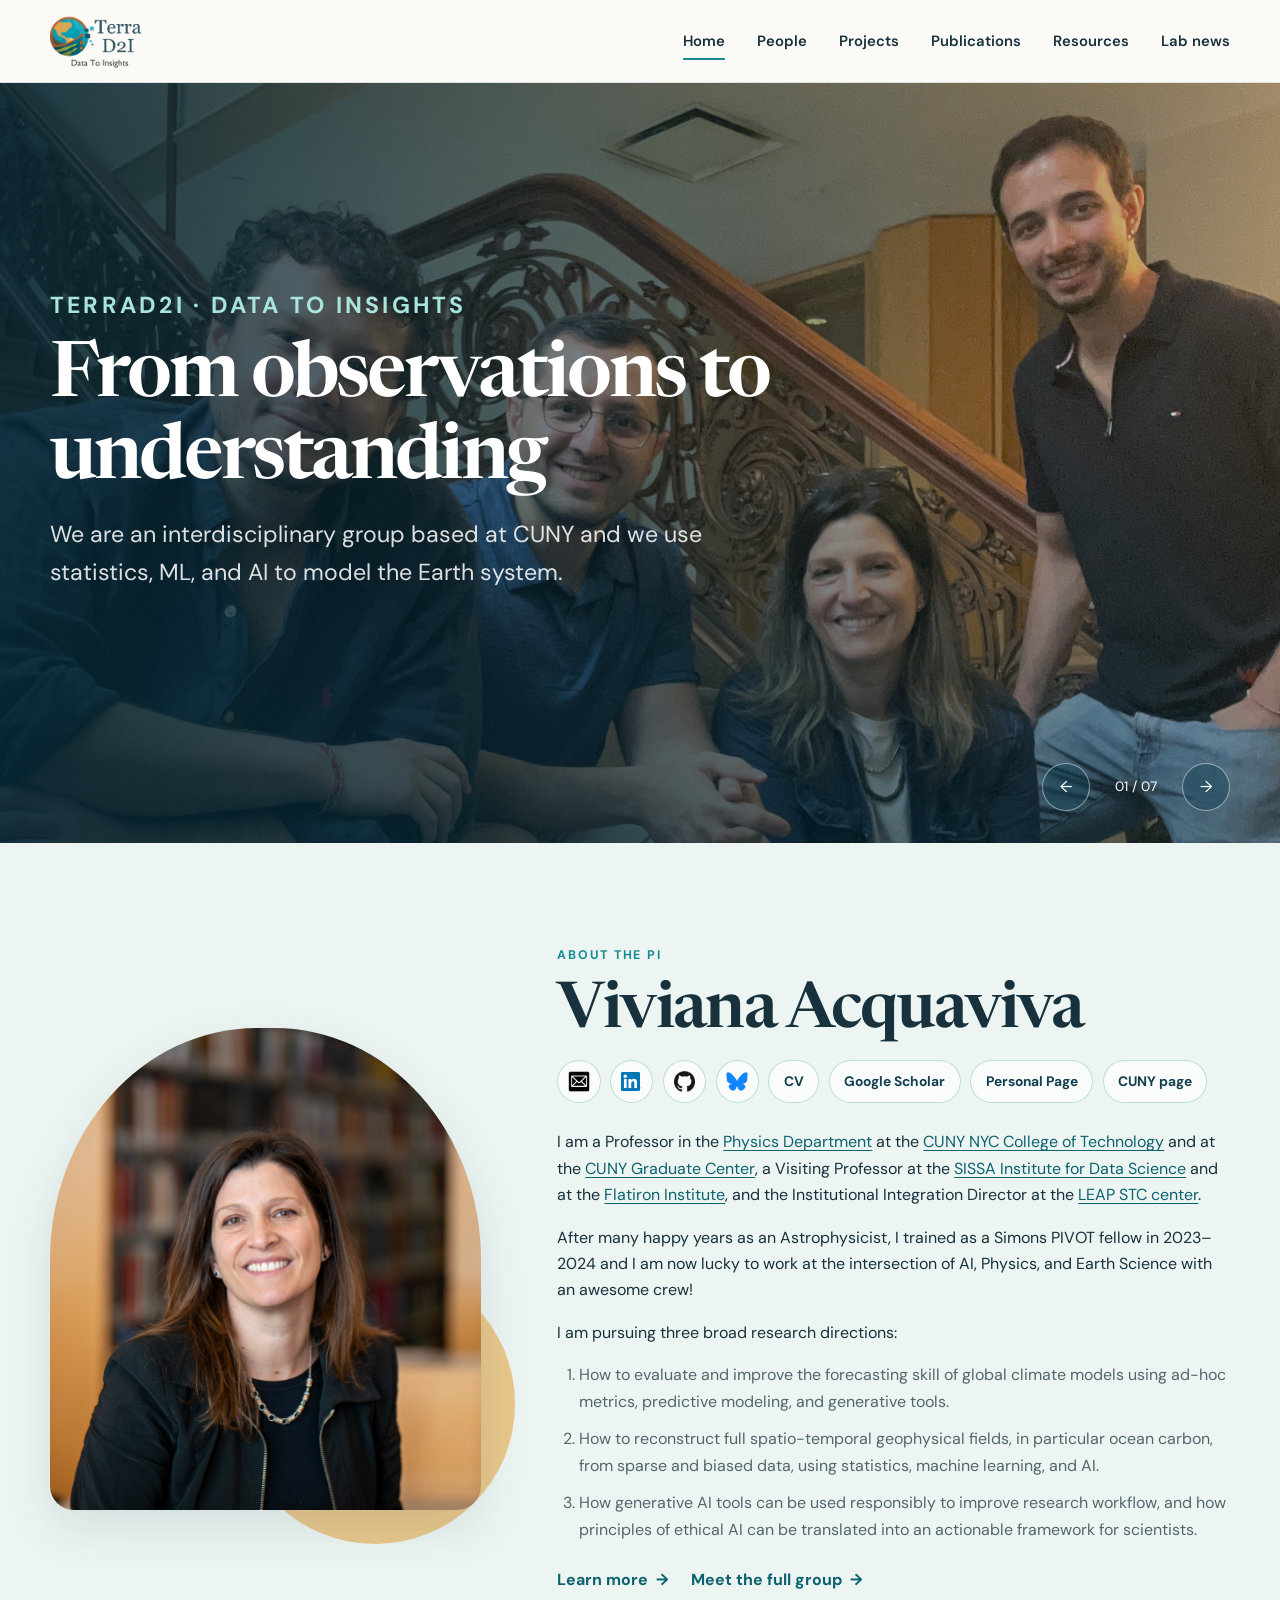
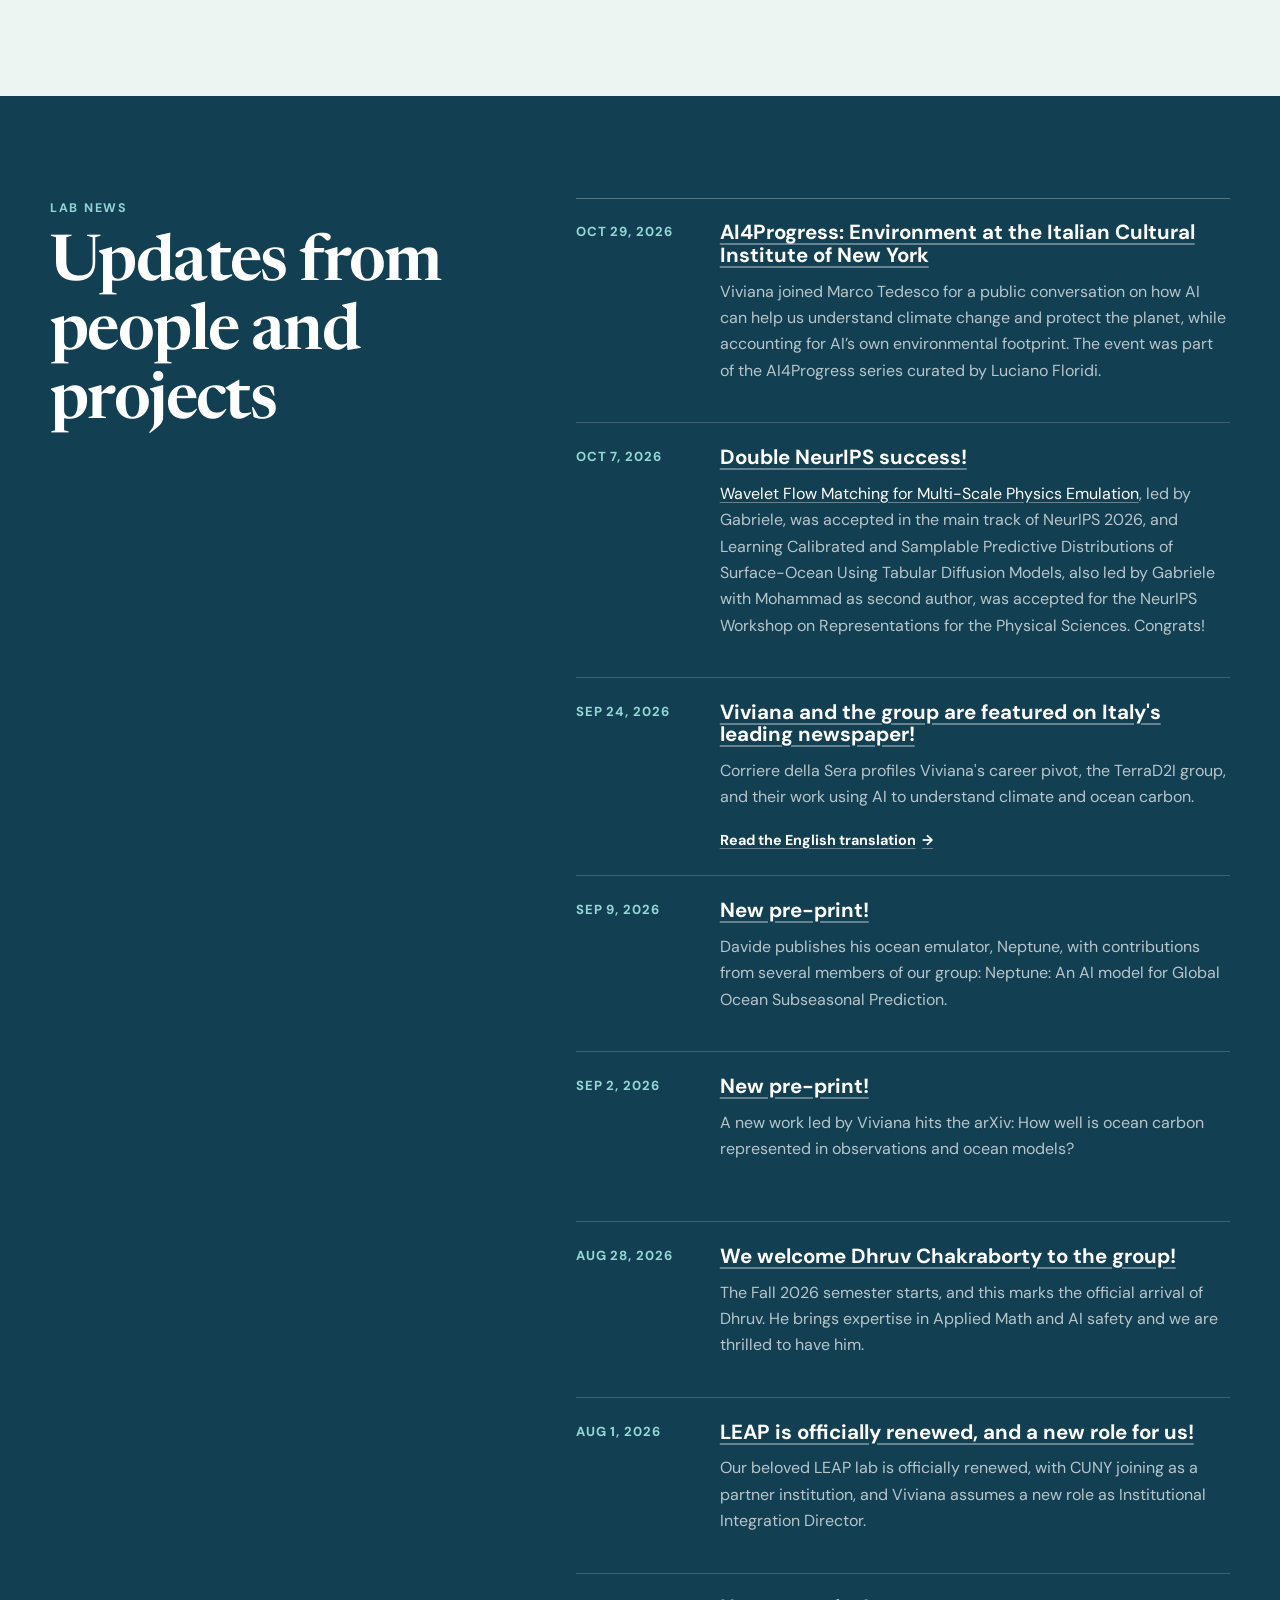
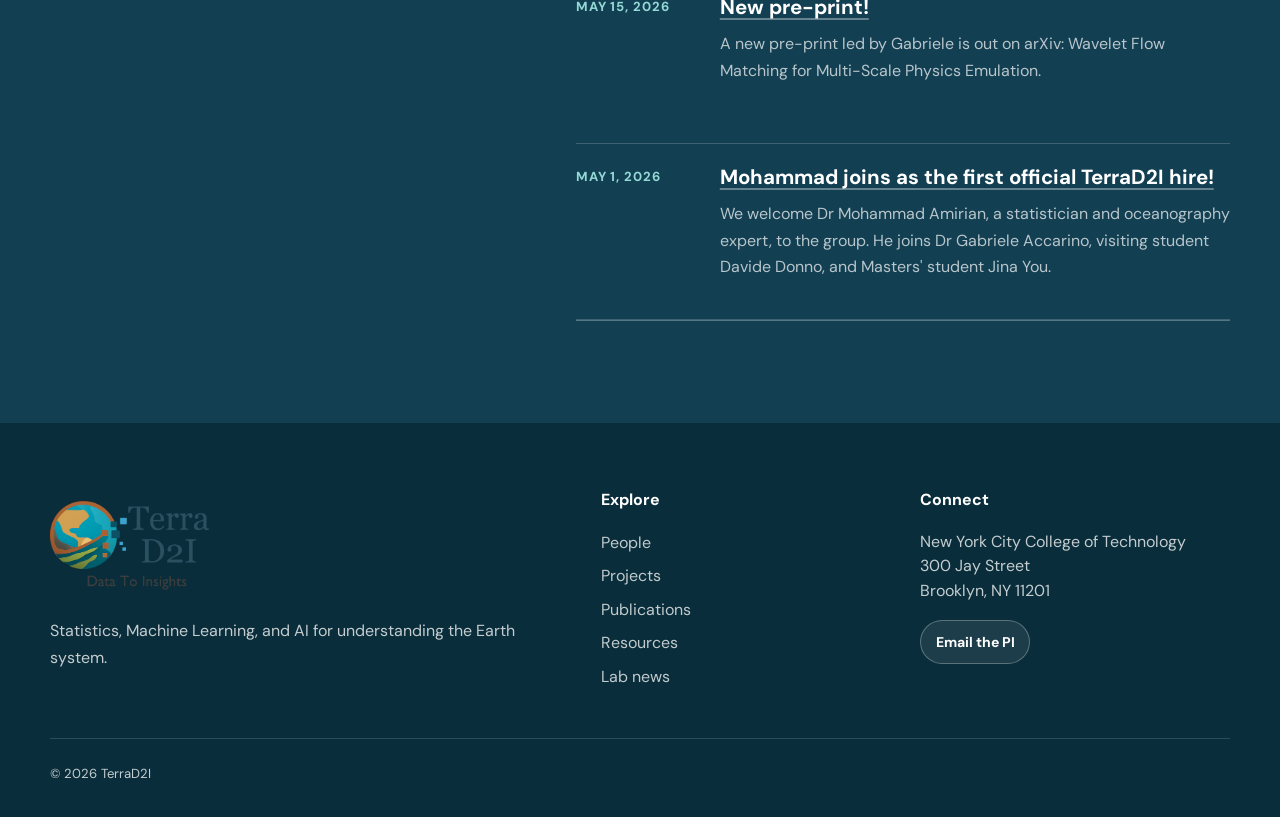
<file: index.html>
<!doctype html>
<html lang="en">
<head>
  <meta charset="utf-8"><meta name="viewport" content="width=device-width, initial-scale=1">
  <meta name="description" content="TerraD2I is Viviana Acquaviva's research lab at CUNY, using statistics, machine learning, and AI to understand climate and the Earth system.">
  <link rel="canonical" href="https://vacquaviva.github.io/terrad2i/">
  <meta property="og:type" content="website"><meta property="og:title" content="TerraD2I · Data to Insights"><meta property="og:description" content="Statistics, machine learning, and AI for understanding climate and the Earth system."><meta property="og:url" content="https://vacquaviva.github.io/terrad2i/"><meta property="og:image" content="https://vacquaviva.github.io/terrad2i/assets/logo/terrad2i-logo.png">
  <meta name="twitter:card" content="summary_large_image">
  <title>TerraD2I Lab · AI and Machine Learning for Earth Science</title><link rel="icon" href="assets/logo/favicon.png"><link rel="stylesheet" href="css/styles.css?v=20260924-corriere">
  <script type="application/ld+json">{"@context":"https://schema.org","@type":"ResearchOrganization","name":"TerraD2I Lab","url":"https://vacquaviva.github.io/terrad2i/","logo":"https://vacquaviva.github.io/terrad2i/assets/logo/terrad2i-logo.png","description":"A CUNY research lab using statistics, machine learning, and artificial intelligence to understand climate and the Earth system.","founder":{"@type":"Person","name":"Viviana Acquaviva","url":"https://www.drvivianaacquaviva.com/"},"parentOrganization":{"@type":"CollegeOrUniversity","name":"New York City College of Technology, CUNY","url":"https://www.citytech.cuny.edu/"}}</script>
</head>
<body>
<a class="skip-link" href="#main">Skip to content</a>
<header class="site-header"><div class="container nav-wrap"><a class="brand" href="index.html" aria-label="TerraD2I home"><img src="assets/logo/terrad2i-logo.png" alt="TerraD2I — Data to Insights"></a><button class="menu-toggle" type="button" aria-expanded="false" aria-controls="site-navigation" aria-label="Open navigation"><span></span></button><nav class="site-nav" id="site-navigation" aria-label="Primary navigation"><a href="index.html" aria-current="page">Home</a><a href="people.html">People</a><a href="projects.html">Projects</a><a href="publications.html">Publications</a><a href="resources.html">Resources</a><a href="index.html#lab-news">Lab news</a></nav></div></header>
<main id="main">
  <section class="hero" data-slider tabindex="0" aria-label="Featured TerraD2I stories"><div class="hero-slides"></div><div class="container hero-content"><div class="hero-copy" aria-live="polite"><p class="eyebrow">TerraD2I · Data to Insights</p><h1>TerraD2I Lab: AI and Machine Learning for Earth Science</h1><p>Led by Viviana Acquaviva at CUNY, we use statistics, machine learning, and artificial intelligence to understand climate, ocean carbon, and the Earth system.</p></div></div><div class="hero-controls"><button class="round-button slider-prev" type="button" aria-label="Previous slide">←</button><span class="slide-status" aria-live="polite"></span><button class="round-button slider-next" type="button" aria-label="Next slide">→</button></div></section>
  <section class="section section-soft"><div class="container about-grid"><div class="about-photo"><img src="assets/people/viviana-acquaviva.png" alt="Viviana Acquaviva, principal investigator of TerraD2I"></div><div><p class="eyebrow">About the PI</p><h2>Viviana Acquaviva</h2><nav class="profile-links" aria-label="Viviana Acquaviva profile links"><a class="profile-icon-link" href="mailto:vacquaviva@citytech.cuny.edu" aria-label="Email"><img src="assets/logo/email-logo_orig.png" alt=""></a><a class="profile-icon-link" href="https://www.linkedin.com/in/viviana-acquaviva-09704343/" aria-label="LinkedIn"><img src="assets/logo/linkedin-logo_orig.png" alt=""></a><a class="profile-icon-link" href="https://github.com/vacquaviva" aria-label="GitHub"><img src="assets/logo/github-mark-120px-plus_orig.png" alt=""></a><a class="profile-icon-link" href="https://bsky.app/profile/venividivivi.bsky.social" aria-label="Bluesky"><img src="assets/logo/bluesky-logo-svg_orig.png" alt=""></a><a class="profile-text-link" href="assets/CV/cv_VA_Oct2026.pdf">CV</a><a class="profile-text-link" href="https://scholar.google.com/citations?hl=en&amp;user=9HxYZTUAAAAJ&amp;view_op=list_works&amp;sortby=pubdate">Google Scholar</a><a class="profile-text-link" href="https://www.drvivianaacquaviva.com/">Personal Page</a><a class="profile-text-link" href="https://www.citytech.cuny.edu/faculty/VAcquaviva">CUNY page</a></nav><p>I am a Professor in the <a href="https://www.citytech.cuny.edu/physics/">Physics Department</a> at the <a href="https://www.citytech.cuny.edu/">CUNY NYC College of Technology</a> and at the <a href="https://www.gc.cuny.edu/home">CUNY Graduate Center</a>, a Visiting Professor at the <a href="https://datascience.sissa.it/">SISSA Institute for Data Science</a> and at the <a href="https://www.simonsfoundation.org/flatiron/">Flatiron Institute</a>, and the Institutional Integration Director at the <a href="https://leap.columbia.edu/">LEAP STC center</a>.</p><p>After many happy years as an Astrophysicist, I trained as a Simons PIVOT fellow in 2023–2024 and I am now lucky to work at the intersection of AI, Physics, and Earth Science with an awesome crew!</p><p>I am pursuing three broad research directions:</p><ol class="bio-list"><li>How to evaluate and improve the forecasting skill of global climate models using ad-hoc metrics, predictive modeling, and generative tools.</li><li>How to reconstruct full spatio-temporal geophysical fields, in particular ocean carbon, from sparse and biased data, using statistics, machine learning, and AI.</li><li>How generative AI tools can be used responsibly to improve research workflow, and how principles of ethical AI can be translated into an actionable framework for scientists.</li></ol><div class="about-actions"><a class="text-link" href="projects.html">Learn more</a><a class="text-link" href="people.html">Meet the full group</a></div></div></div></section>
  <section class="section section-dark" id="lab-news"><div class="container news-layout"><div><p class="eyebrow">Lab news</p><h2>Updates from people and projects</h2></div><div class="news-window" data-news data-loading aria-label="Latest news"><div class="news-track"><article class="news-item"><time class="news-date" datetime="2026-10-29">Oct 29, 2026</time><div><h3><a href="https://iicnewyork.esteri.it/it/gli_eventi/calendario/ai4progress-environment/">AI4Progress: Environment at the Italian Cultural Institute of New York</a></h3><p>Viviana joined Marco Tedesco for a public conversation on how AI can help us understand climate change and protect the planet, while accounting for AI’s own environmental footprint.</p></div></article></div></div></div></section>
</main>
<footer class="site-footer"><div class="container"><div class="footer-grid"><div><img class="footer-logo" src="assets/logo/terrad2i-logo.png" alt="TerraD2I"><p>Statistics, Machine Learning, and AI for understanding the Earth system.</p></div><div><p class="footer-title">Explore</p><nav class="footer-links" aria-label="Footer navigation"><a href="people.html">People</a><a href="projects.html">Projects</a><a href="publications.html">Publications</a><a href="resources.html">Resources</a><a href="index.html#lab-news">Lab news</a></nav></div><div><p class="footer-title">Connect</p><address class="footer-address">New York City College of Technology<br>300 Jay Street<br>Brooklyn, NY 11201</address><a class="footer-button" href="mailto:vacquaviva@citytech.cuny.edu">Email the PI</a></div></div><div class="footer-bottom">© <span data-year></span> TerraD2I</div></div></footer>
<script src="js/main.js?v=20261101-ai4progress-seo"></script></body></html>
</file>
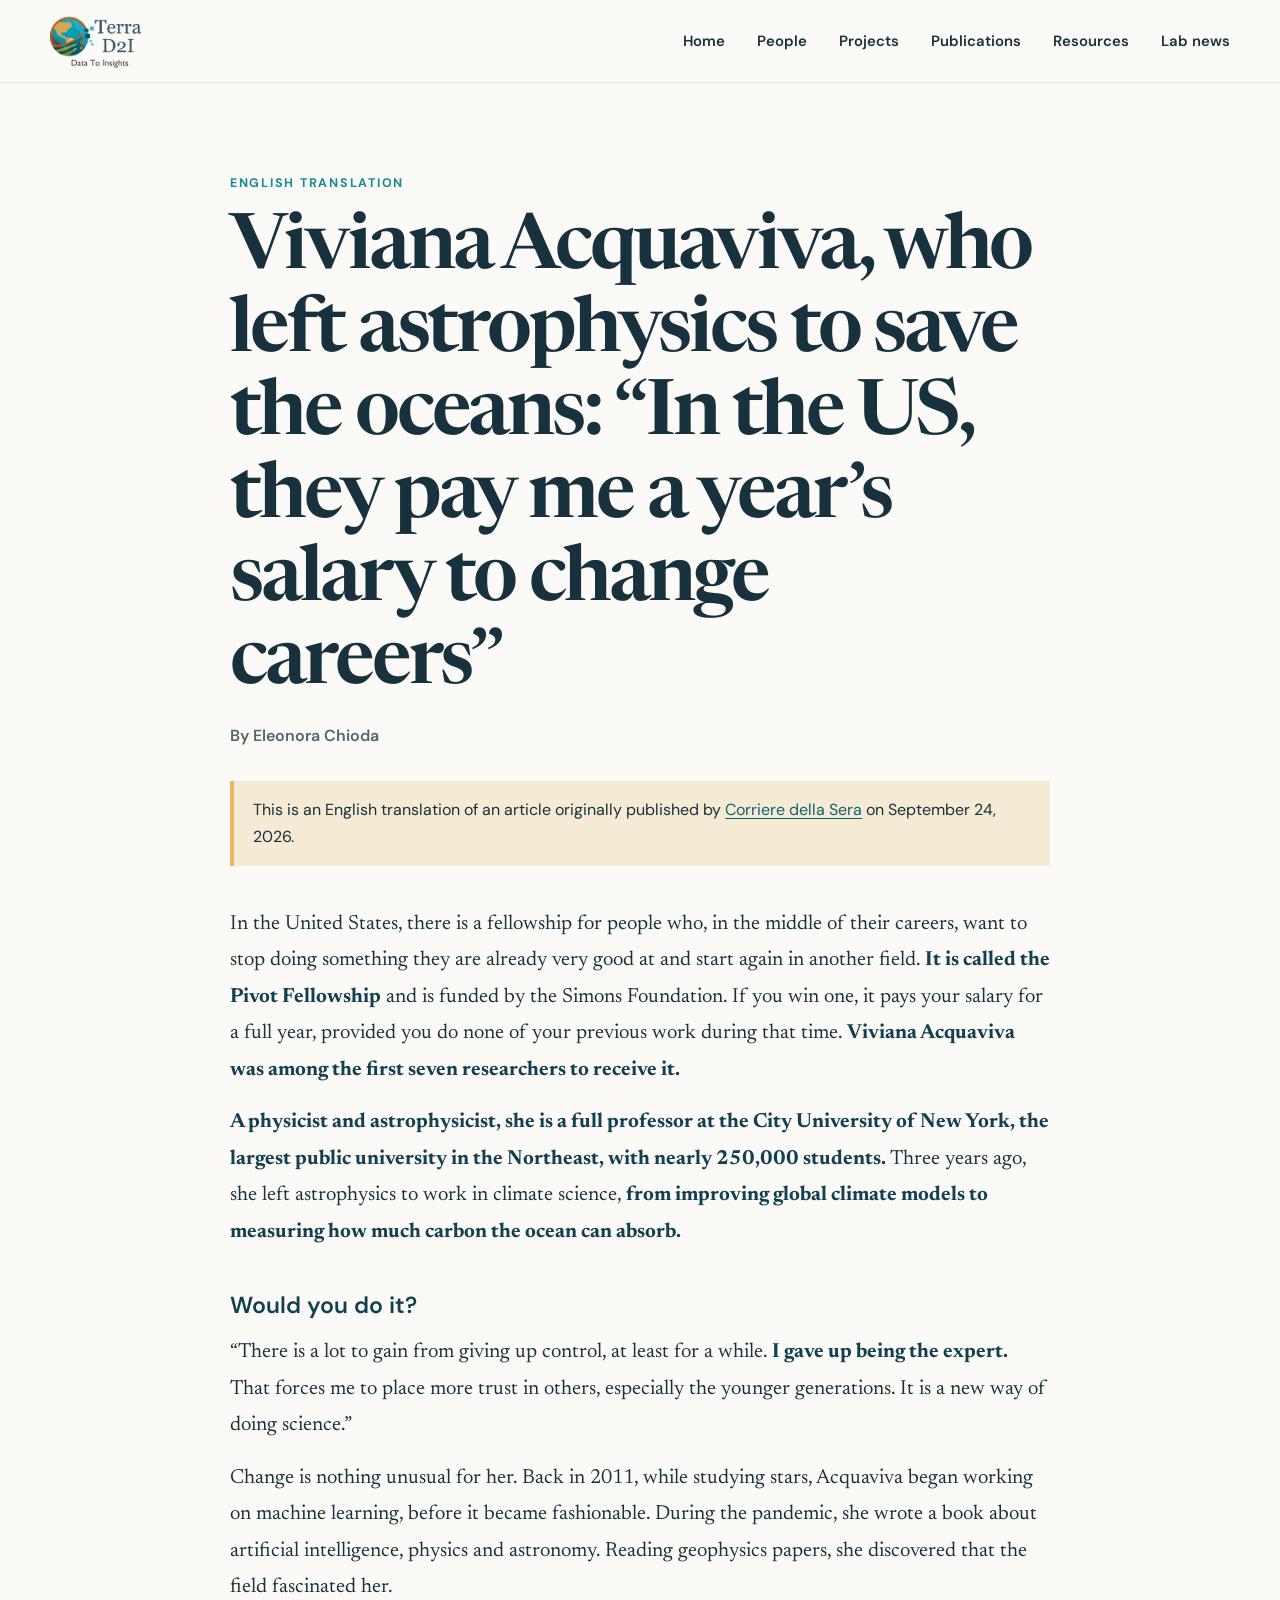
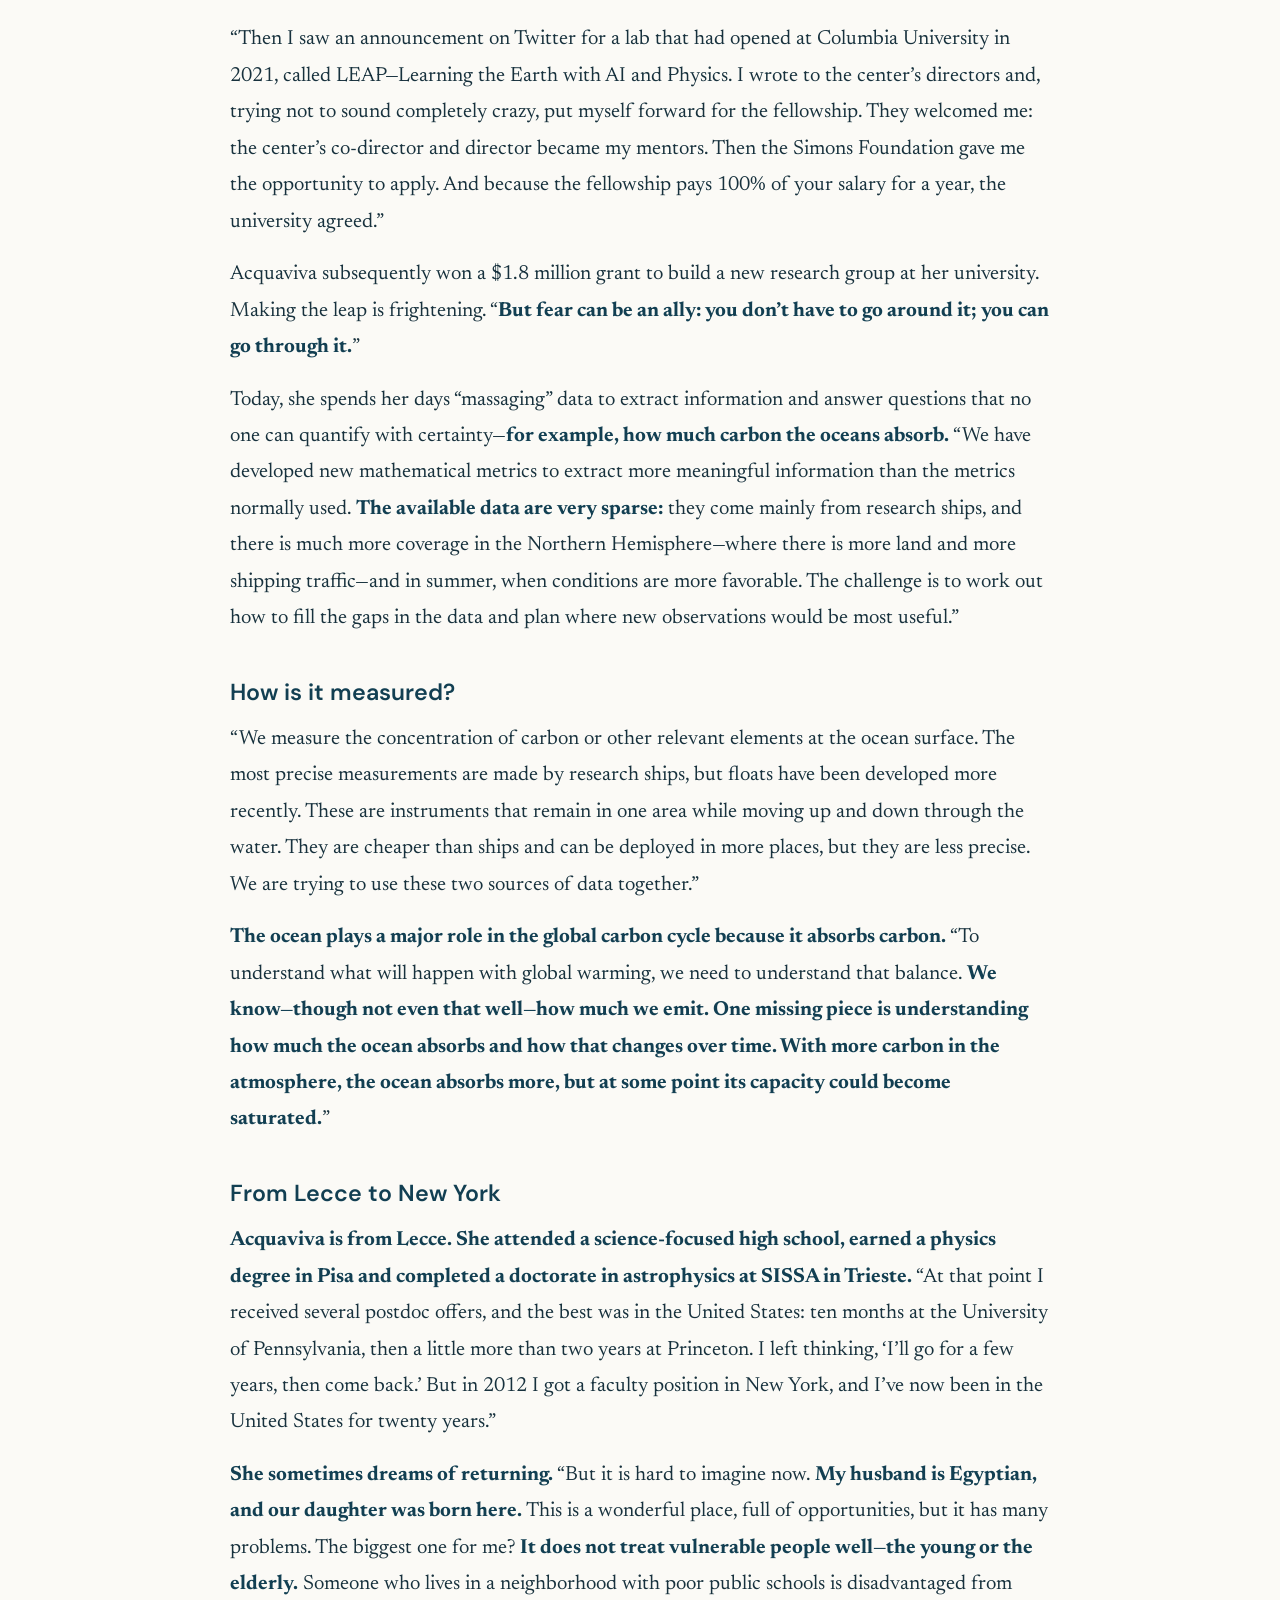
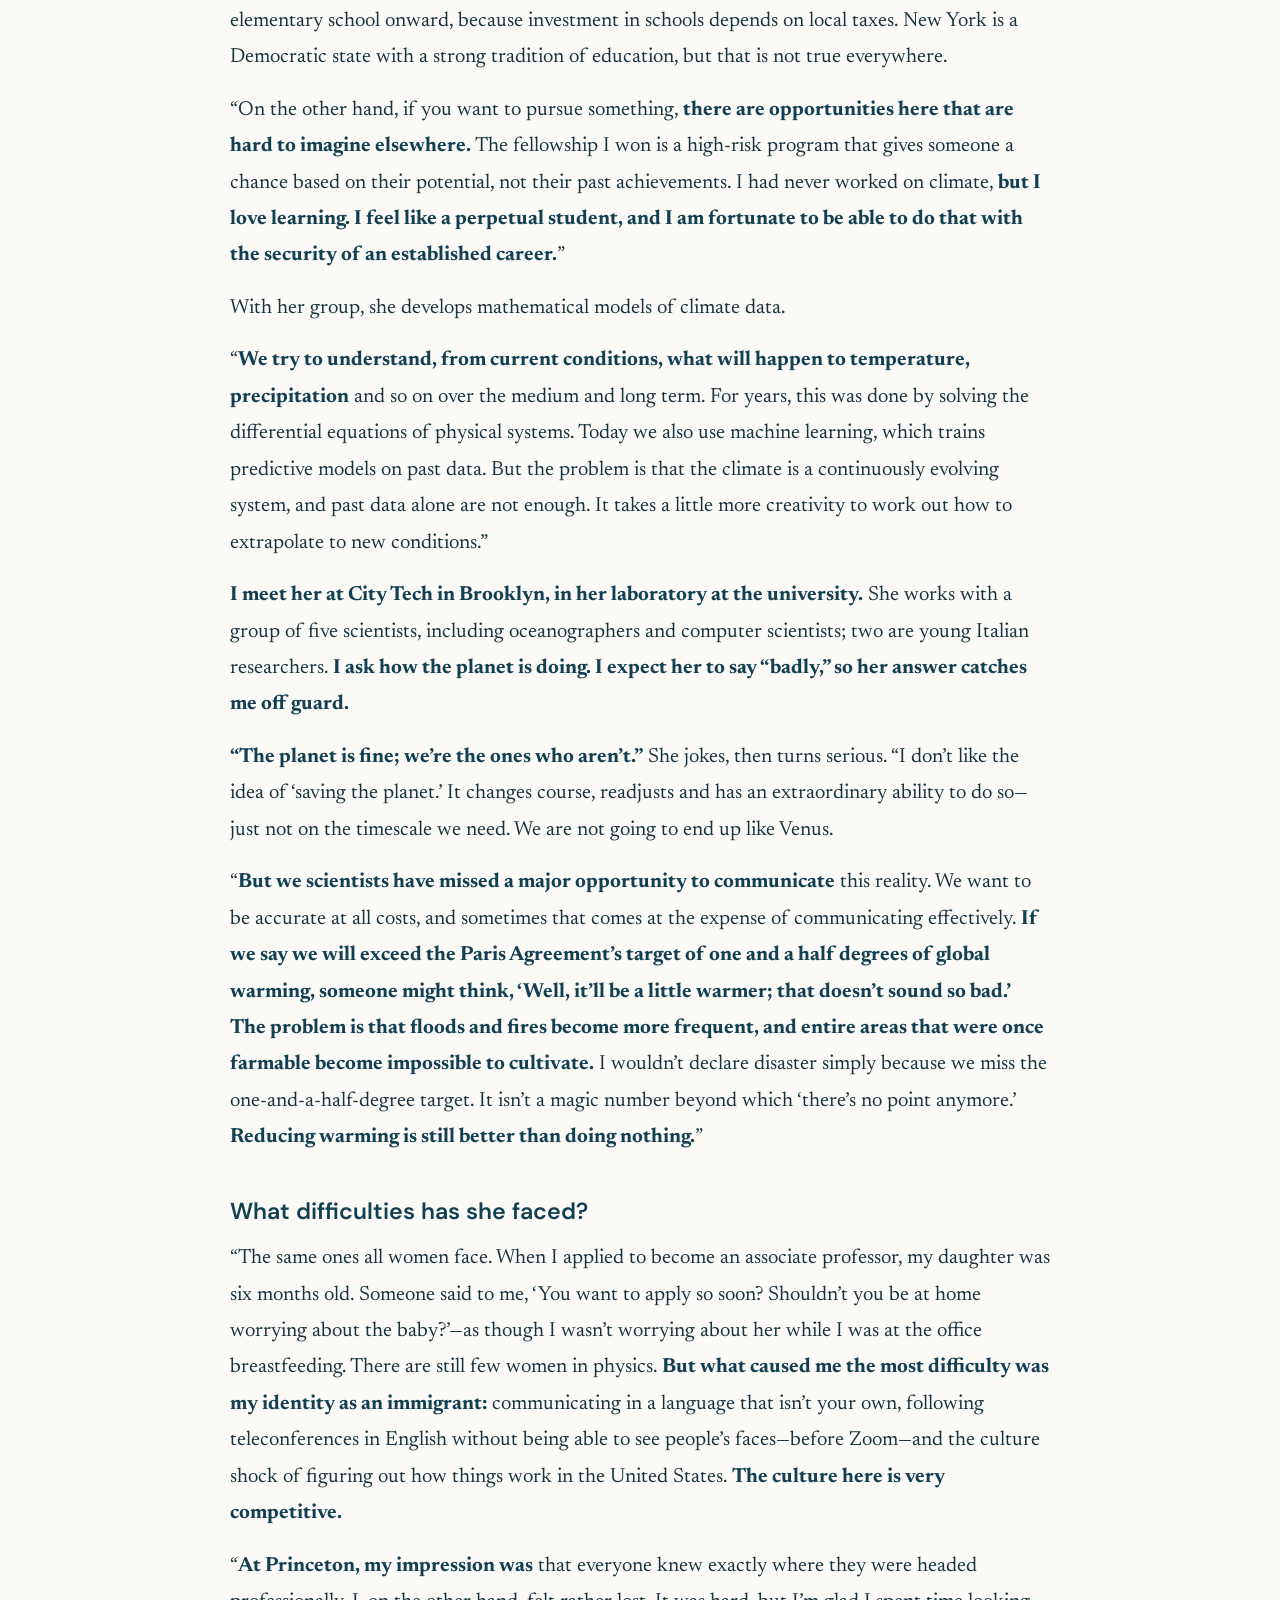
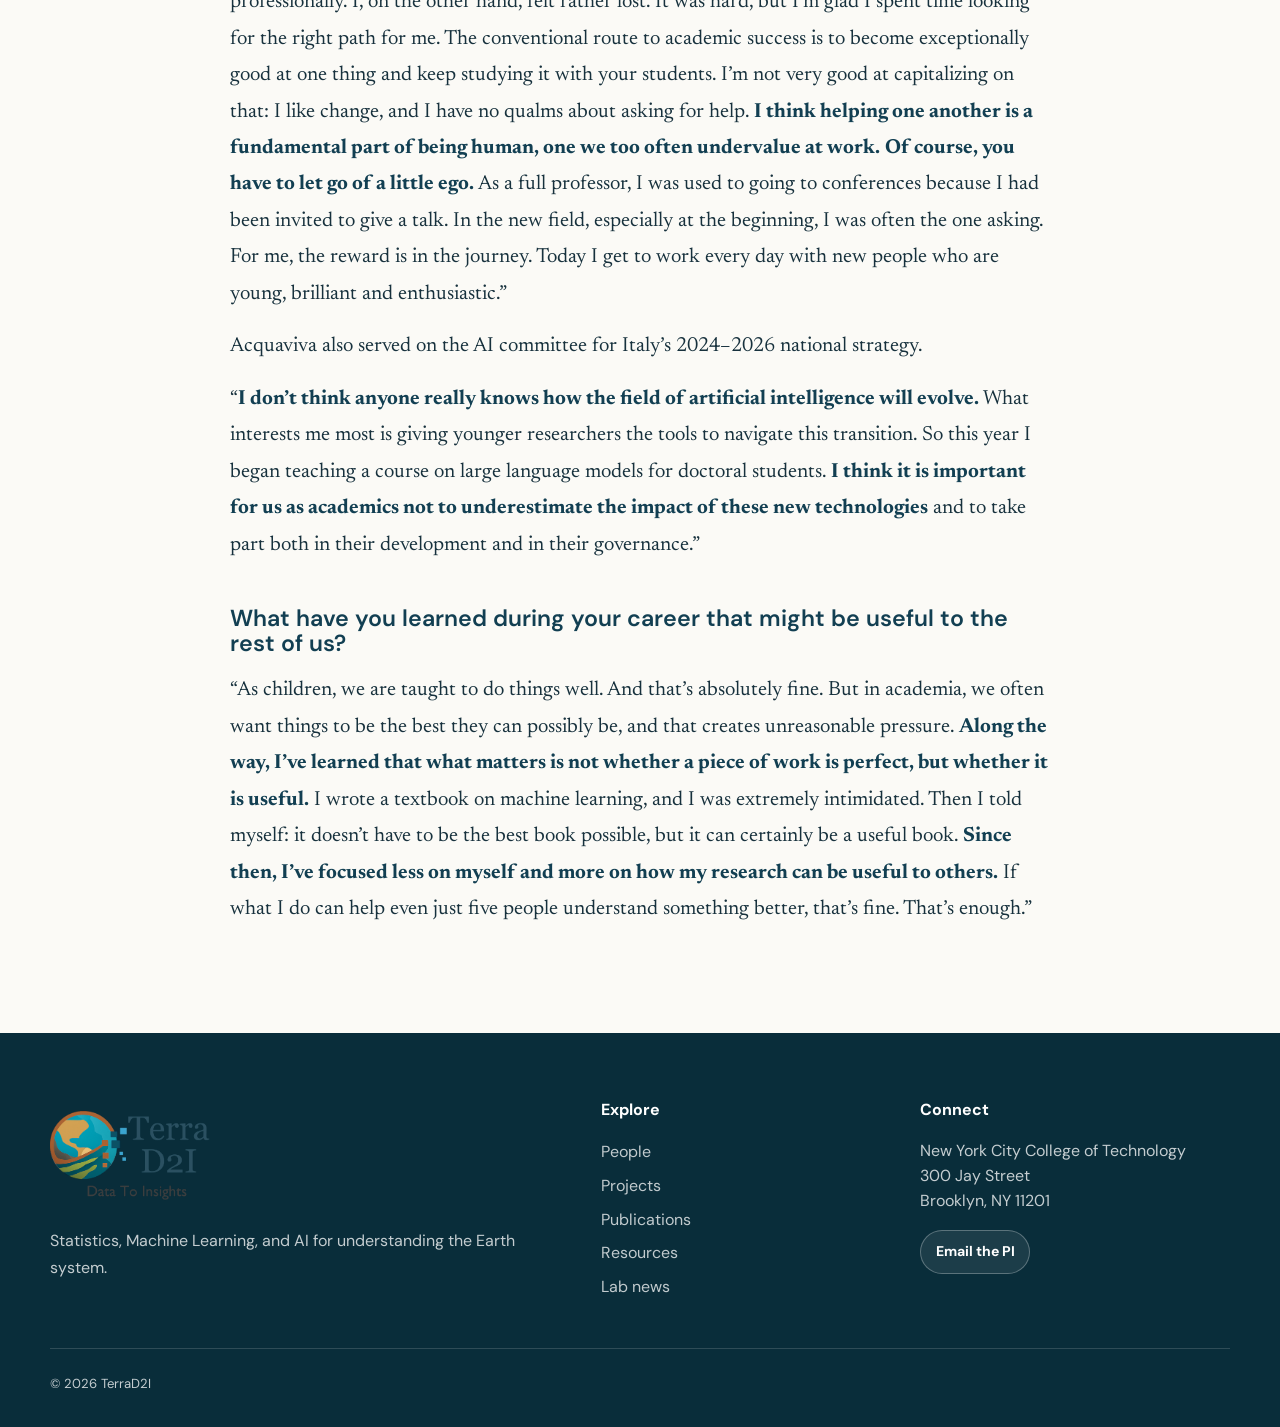
<file: corriere-english-translation.html>
<!doctype html>
<html lang="en">
<head>
  <meta charset="utf-8">
  <meta name="viewport" content="width=device-width, initial-scale=1">
  <meta name="description" content="English translation of Corriere della Sera's profile of Viviana Acquaviva and the TerraD2I research group.">
  <link rel="canonical" href="https://vacquaviva.github.io/terrad2i/corriere-english-translation.html">
  <title>Viviana Acquaviva — English translation · TerraD2I</title>
  <link rel="icon" href="assets/logo/favicon.png">
  <link rel="stylesheet" href="css/styles.css?v=20260924-corriere">
</head>
<body>
<a class="skip-link" href="#main">Skip to content</a>
<header class="site-header"><div class="container nav-wrap"><a class="brand" href="index.html" aria-label="TerraD2I home"><img src="assets/logo/terrad2i-logo.png" alt="TerraD2I — Data to Insights"></a><button class="menu-toggle" type="button" aria-expanded="false" aria-controls="site-navigation" aria-label="Open navigation"><span></span></button><nav class="site-nav" id="site-navigation" aria-label="Primary navigation"><a href="index.html">Home</a><a href="people.html">People</a><a href="projects.html">Projects</a><a href="publications.html">Publications</a><a href="resources.html">Resources</a><a href="index.html#lab-news">Lab news</a></nav></div></header>
<main id="main" class="article-shell">
  <p class="article-kicker">English translation</p>
  <h1>Viviana Acquaviva, who left astrophysics to save the oceans: “In the US, they pay me a year’s salary to change careers”</h1>
  <p class="article-byline">By Eleonora Chioda</p>
  <p class="article-note">This is an English translation of an article originally published by <a href="https://www.corriere.it/economia/meravigliosamente/26_settembre_24/viviana-acquaviva-che-ha-lasciato-l-astrofisica-per-salvare-gli-oceani-in-usa-mi-pagano-un-anno-di-stipendio-per-cambiare-carriera.shtml">Corriere della Sera</a> on September 24, 2026.</p>
  <article class="article-body">
    <p>In the United States, there is a fellowship for people who, in the middle of their careers, want to stop doing something they are already very good at and start again in another field. <strong>It is called the Pivot Fellowship</strong> and is funded by the Simons Foundation. If you win one, it pays your salary for a full year, provided you do none of your previous work during that time. <strong>Viviana Acquaviva was among the first seven researchers to receive it.</strong></p>
    <p><strong>A physicist and astrophysicist, she is a full professor at the City University of New York, the largest public university in the Northeast, with nearly 250,000 students.</strong> Three years ago, she left astrophysics to work in climate science, <strong>from improving global climate models to measuring how much carbon the ocean can absorb.</strong></p>
    <h2>Would you do it?</h2>
    <p>“There is a lot to gain from giving up control, at least for a while. <strong>I gave up being the expert.</strong> That forces me to place more trust in others, especially the younger generations. It is a new way of doing science.”</p>
    <p>Change is nothing unusual for her. Back in 2011, while studying stars, Acquaviva began working on machine learning, before it became fashionable. During the pandemic, she wrote a book about artificial intelligence, physics and astronomy. Reading geophysics papers, she discovered that the field fascinated her.</p>
    <p>“Then I saw an announcement on Twitter for a lab that had opened at Columbia University in 2021, called LEAP—Learning the Earth with AI and Physics. I wrote to the center’s directors and, trying not to sound completely crazy, put myself forward for the fellowship. They welcomed me: the center’s co-director and director became my mentors. Then the Simons Foundation gave me the opportunity to apply. And because the fellowship pays 100% of your salary for a year, the university agreed.”</p>
    <p>Acquaviva subsequently won a $1.8 million grant to build a new research group at her university. Making the leap is frightening. “<strong>But fear can be an ally: you don’t have to go around it; you can go through it.</strong>”</p>
    <p>Today, she spends her days “massaging” data to extract information and answer questions that no one can quantify with certainty—<strong>for example, how much carbon the oceans absorb.</strong> “We have developed new mathematical metrics to extract more meaningful information than the metrics normally used. <strong>The available data are very sparse:</strong> they come mainly from research ships, and there is much more coverage in the Northern Hemisphere—where there is more land and more shipping traffic—and in summer, when conditions are more favorable. The challenge is to work out how to fill the gaps in the data and plan where new observations would be most useful.”</p>
    <h2>How is it measured?</h2>
    <p>“We measure the concentration of carbon or other relevant elements at the ocean surface. The most precise measurements are made by research ships, but floats have been developed more recently. These are instruments that remain in one area while moving up and down through the water. They are cheaper than ships and can be deployed in more places, but they are less precise. We are trying to use these two sources of data together.”</p>
    <p><strong>The ocean plays a major role in the global carbon cycle because it absorbs carbon.</strong> “To understand what will happen with global warming, we need to understand that balance. <strong>We know—though not even that well—how much we emit. One missing piece is understanding how much the ocean absorbs and how that changes over time. With more carbon in the atmosphere, the ocean absorbs more, but at some point its capacity could become saturated.</strong>”</p>
    <h2>From Lecce to New York</h2>
    <p><strong>Acquaviva is from Lecce. She attended a science-focused high school, earned a physics degree in Pisa and completed a doctorate in astrophysics at SISSA in Trieste.</strong> “At that point I received several postdoc offers, and the best was in the United States: ten months at the University of Pennsylvania, then a little more than two years at Princeton. I left thinking, ‘I’ll go for a few years, then come back.’ But in 2012 I got a faculty position in New York, and I’ve now been in the United States for twenty years.”</p>
    <p><strong>She sometimes dreams of returning.</strong> “But it is hard to imagine now. <strong>My husband is Egyptian, and our daughter was born here.</strong> This is a wonderful place, full of opportunities, but it has many problems. The biggest one for me? <strong>It does not treat vulnerable people well—the young or the elderly.</strong> Someone who lives in a neighborhood with poor public schools is disadvantaged from elementary school onward, because investment in schools depends on local taxes. New York is a Democratic state with a strong tradition of education, but that is not true everywhere.</p>
    <p>“On the other hand, if you want to pursue something, <strong>there are opportunities here that are hard to imagine elsewhere.</strong> The fellowship I won is a high-risk program that gives someone a chance based on their potential, not their past achievements. I had never worked on climate, <strong>but I love learning. I feel like a perpetual student, and I am fortunate to be able to do that with the security of an established career.</strong>”</p>
    <p>With her group, she develops mathematical models of climate data.</p>
    <p>“<strong>We try to understand, from current conditions, what will happen to temperature, precipitation</strong> and so on over the medium and long term. For years, this was done by solving the differential equations of physical systems. Today we also use machine learning, which trains predictive models on past data. But the problem is that the climate is a continuously evolving system, and past data alone are not enough. It takes a little more creativity to work out how to extrapolate to new conditions.”</p>
    <p><strong>I meet her at City Tech in Brooklyn, in her laboratory at the university.</strong> She works with a group of five scientists, including oceanographers and computer scientists; two are young Italian researchers. <strong>I ask how the planet is doing. I expect her to say “badly,” so her answer catches me off guard.</strong></p>
    <p><strong>“The planet is fine; we’re the ones who aren’t.”</strong> She jokes, then turns serious. “I don’t like the idea of ‘saving the planet.’ It changes course, readjusts and has an extraordinary ability to do so—just not on the timescale we need. We are not going to end up like Venus.</p>
    <p>“<strong>But we scientists have missed a major opportunity to communicate</strong> this reality. We want to be accurate at all costs, and sometimes that comes at the expense of communicating effectively. <strong>If we say we will exceed the Paris Agreement’s target of one and a half degrees of global warming, someone might think, ‘Well, it’ll be a little warmer; that doesn’t sound so bad.’</strong> <strong>The problem is that floods and fires become more frequent, and entire areas that were once farmable become impossible to cultivate.</strong> I wouldn’t declare disaster simply because we miss the one-and-a-half-degree target. It isn’t a magic number beyond which ‘there’s no point anymore.’ <strong>Reducing warming is still better than doing nothing.</strong>”</p>
    <h2>What difficulties has she faced?</h2>
    <p>“The same ones all women face. When I applied to become an associate professor, my daughter was six months old. Someone said to me, ‘You want to apply so soon? Shouldn’t you be at home worrying about the baby?’—as though I wasn’t worrying about her while I was at the office breastfeeding. There are still few women in physics. <strong>But what caused me the most difficulty was my identity as an immigrant:</strong> communicating in a language that isn’t your own, following teleconferences in English without being able to see people’s faces—before Zoom—and the culture shock of figuring out how things work in the United States. <strong>The culture here is very competitive.</strong></p>
    <p>“<strong>At Princeton, my impression was</strong> that everyone knew exactly where they were headed professionally. I, on the other hand, felt rather lost. It was hard, but I’m glad I spent time looking for the right path for me. The conventional route to academic success is to become exceptionally good at one thing and keep studying it with your students. I’m not very good at capitalizing on that: I like change, and I have no qualms about asking for help. <strong>I think helping one another is a fundamental part of being human, one we too often undervalue at work.</strong> <strong>Of course, you have to let go of a little ego.</strong> As a full professor, I was used to going to conferences because I had been invited to give a talk. In the new field, especially at the beginning, I was often the one asking. For me, the reward is in the journey. Today I get to work every day with new people who are young, brilliant and enthusiastic.”</p>
    <p>Acquaviva also served on the AI committee for Italy’s 2024–2026 national strategy.</p>
    <p>“<strong>I don’t think anyone really knows how the field of artificial intelligence will evolve.</strong> What interests me most is giving younger researchers the tools to navigate this transition. So this year I began teaching a course on large language models for doctoral students. <strong>I think it is important for us as academics not to underestimate the impact of these new technologies</strong> and to take part both in their development and in their governance.”</p>
    <h2>What have you learned during your career that might be useful to the rest of us?</h2>
    <p>“As children, we are taught to do things well. And that’s absolutely fine. But in academia, we often want things to be the best they can possibly be, and that creates unreasonable pressure. <strong>Along the way, I’ve learned that what matters is not whether a piece of work is perfect, but whether it is useful.</strong> I wrote a textbook on machine learning, and I was extremely intimidated. Then I told myself: it doesn’t have to be the best book possible, but it can certainly be a useful book. <strong>Since then, I’ve focused less on myself and more on how my research can be useful to others.</strong> If what I do can help even just five people understand something better, that’s fine. That’s enough.”</p>
  </article>
</main>
<footer class="site-footer"><div class="container"><div class="footer-grid"><div><img class="footer-logo" src="assets/logo/terrad2i-logo.png" alt="TerraD2I"><p>Statistics, Machine Learning, and AI for understanding the Earth system.</p></div><div><p class="footer-title">Explore</p><nav class="footer-links" aria-label="Footer navigation"><a href="people.html">People</a><a href="projects.html">Projects</a><a href="publications.html">Publications</a><a href="resources.html">Resources</a><a href="index.html#lab-news">Lab news</a></nav></div><div><p class="footer-title">Connect</p><address class="footer-address">New York City College of Technology<br>300 Jay Street<br>Brooklyn, NY 11201</address><a class="footer-button" href="mailto:vacquaviva@citytech.cuny.edu">Email the PI</a></div></div><div class="footer-bottom">© <span data-year></span> TerraD2I</div></div></footer>
<script src="js/main.js?v=20260924-corriere"></script>
</body>
</html>
</file>
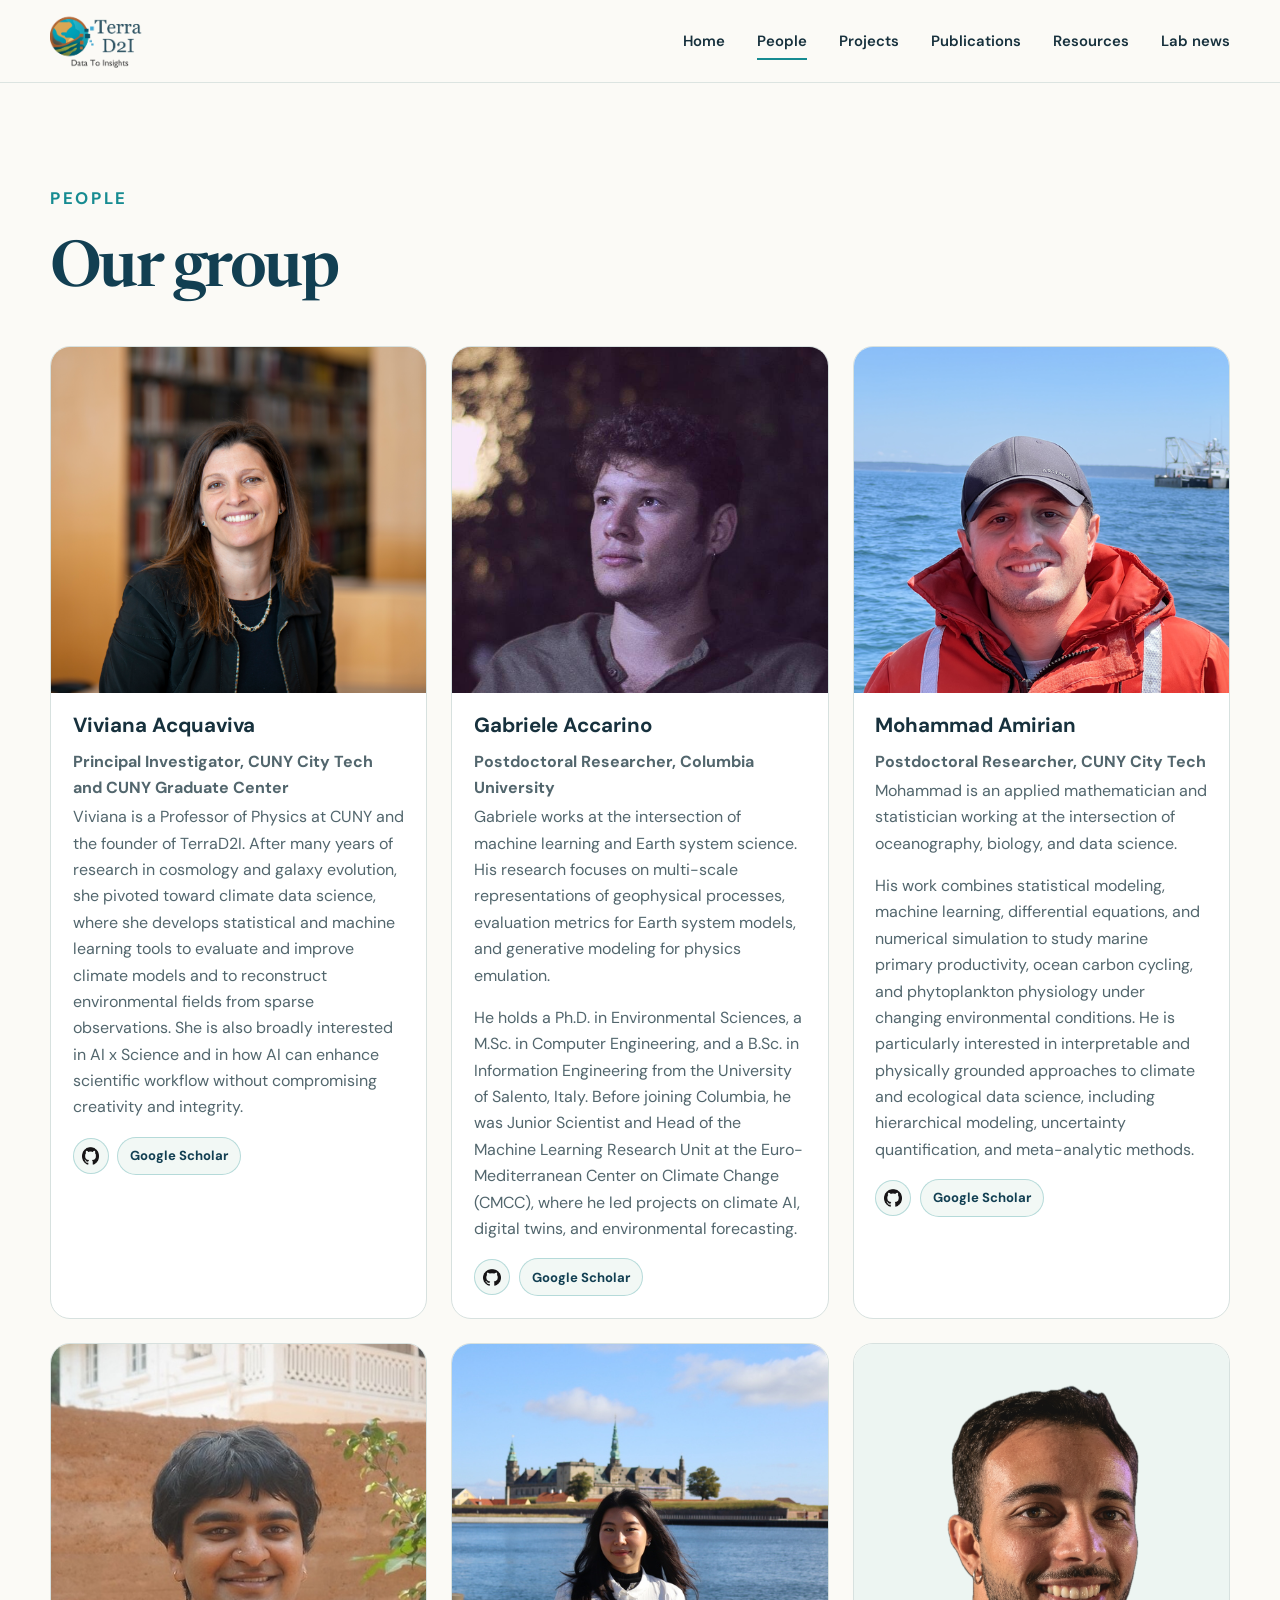
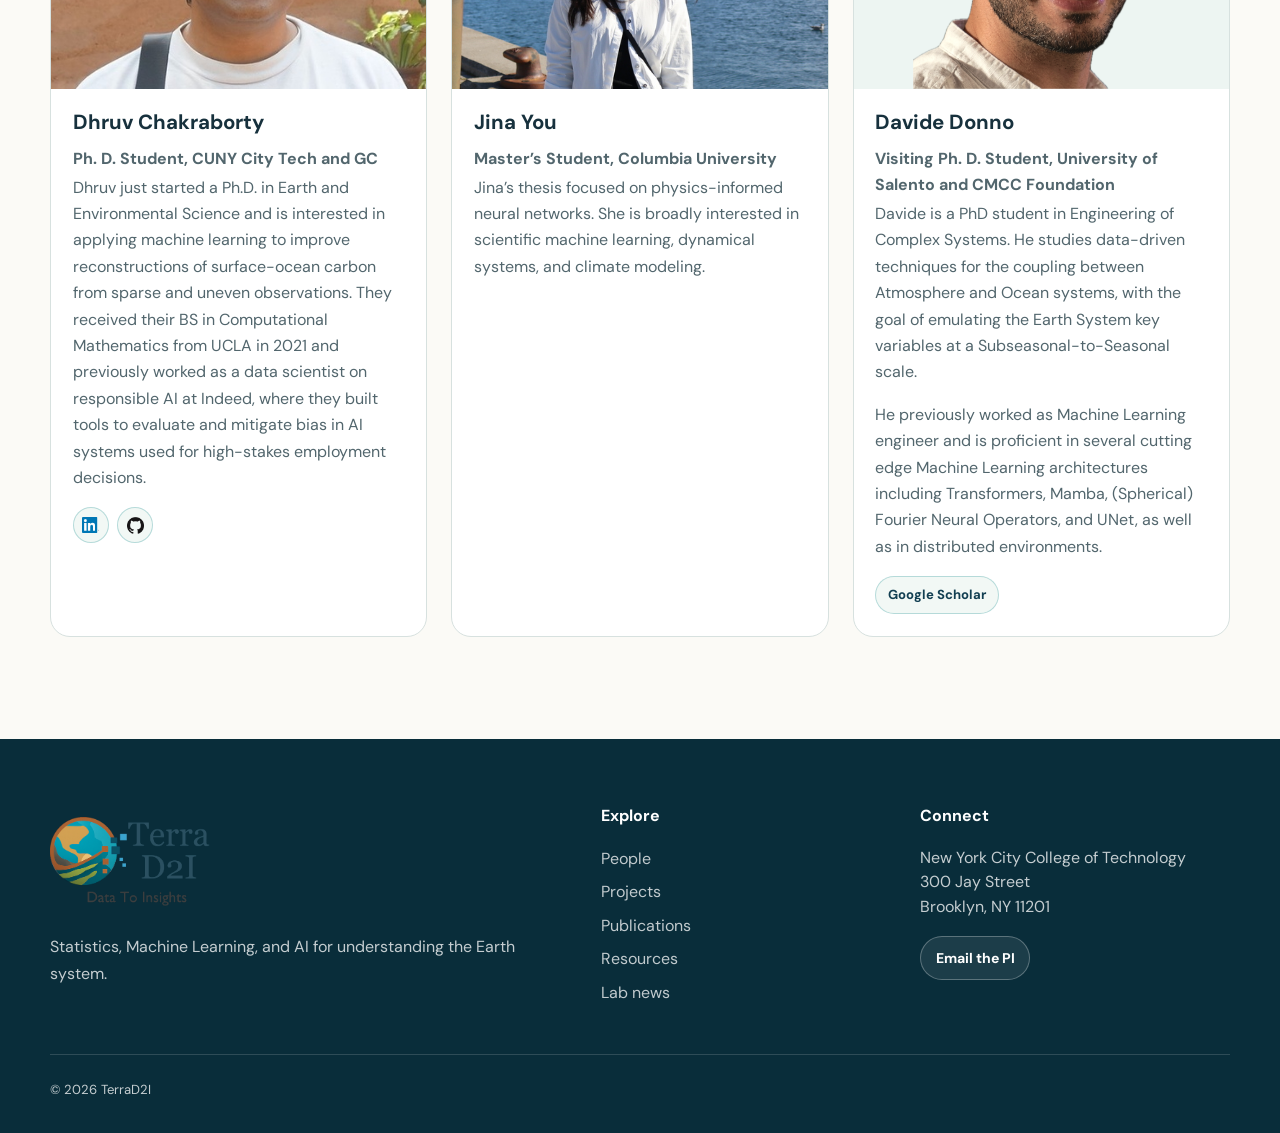
<file: people.html>
<!doctype html><html lang="en"><head><meta charset="utf-8"><meta name="viewport" content="width=device-width, initial-scale=1"><meta name="description" content="Meet Viviana Acquaviva and the TerraD2I research group at CUNY, working on AI, machine learning, climate, and Earth science."><link rel="canonical" href="https://vacquaviva.github.io/terrad2i/people.html"><title>People · TerraD2I</title><link rel="icon" href="assets/logo/favicon.png"><link rel="stylesheet" href="css/styles.css?v=20260902-davide-photo"></head><body>
<a class="skip-link" href="#main">Skip to content</a><header class="site-header"><div class="container nav-wrap"><a class="brand" href="index.html" aria-label="TerraD2I home"><img src="assets/logo/terrad2i-logo.png" alt="TerraD2I — Data to Insights"></a><button class="menu-toggle" type="button" aria-expanded="false" aria-controls="site-navigation" aria-label="Open navigation"><span></span></button><nav class="site-nav" id="site-navigation" aria-label="Primary navigation"><a href="index.html">Home</a><a href="people.html" aria-current="page">People</a><a href="projects.html">Projects</a><a href="publications.html">Publications</a><a href="resources.html">Resources</a><a href="index.html#lab-news">Lab news</a></nav></div></header>
<main id="main"><section class="section"><div class="container"><div class="simple-page-heading"><p class="eyebrow page-tag">People</p><h1 class="people-page-title">Our group</h1></div><div class="people-grid" data-people-members data-loading><p>Loading group members…</p></div></div></section></main>
<footer class="site-footer"><div class="container"><div class="footer-grid"><div><img class="footer-logo" src="assets/logo/terrad2i-logo.png" alt="TerraD2I"><p>Statistics, Machine Learning, and AI for understanding the Earth system.</p></div><div><p class="footer-title">Explore</p><nav class="footer-links" aria-label="Footer navigation"><a href="people.html">People</a><a href="projects.html">Projects</a><a href="publications.html">Publications</a><a href="resources.html">Resources</a><a href="index.html#lab-news">Lab news</a></nav></div><div><p class="footer-title">Connect</p><address class="footer-address">New York City College of Technology<br>300 Jay Street<br>Brooklyn, NY 11201</address><a class="footer-button" href="mailto:vacquaviva@citytech.cuny.edu">Email the PI</a></div></div><div class="footer-bottom">© <span data-year></span> TerraD2I</div></div></footer><script src="js/main.js?v=20260831-dhruv-github"></script></body></html>
</file>
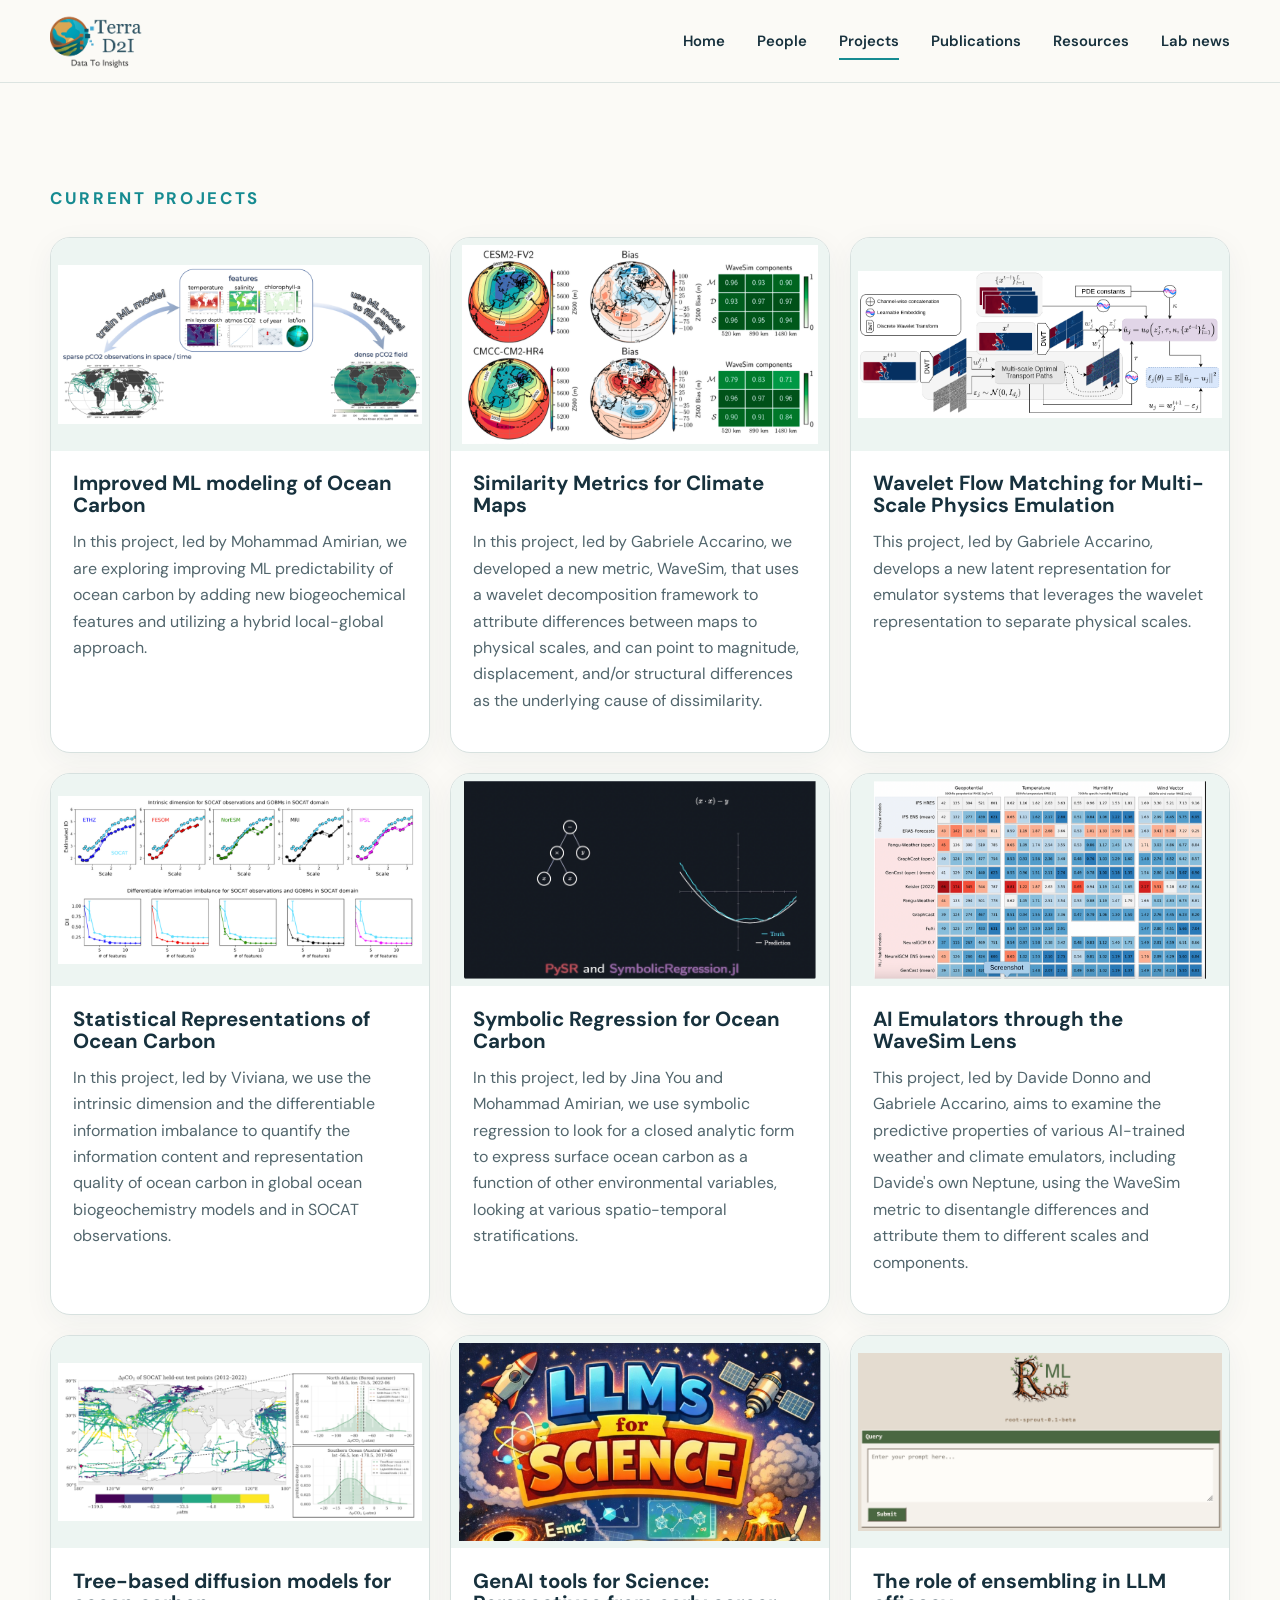
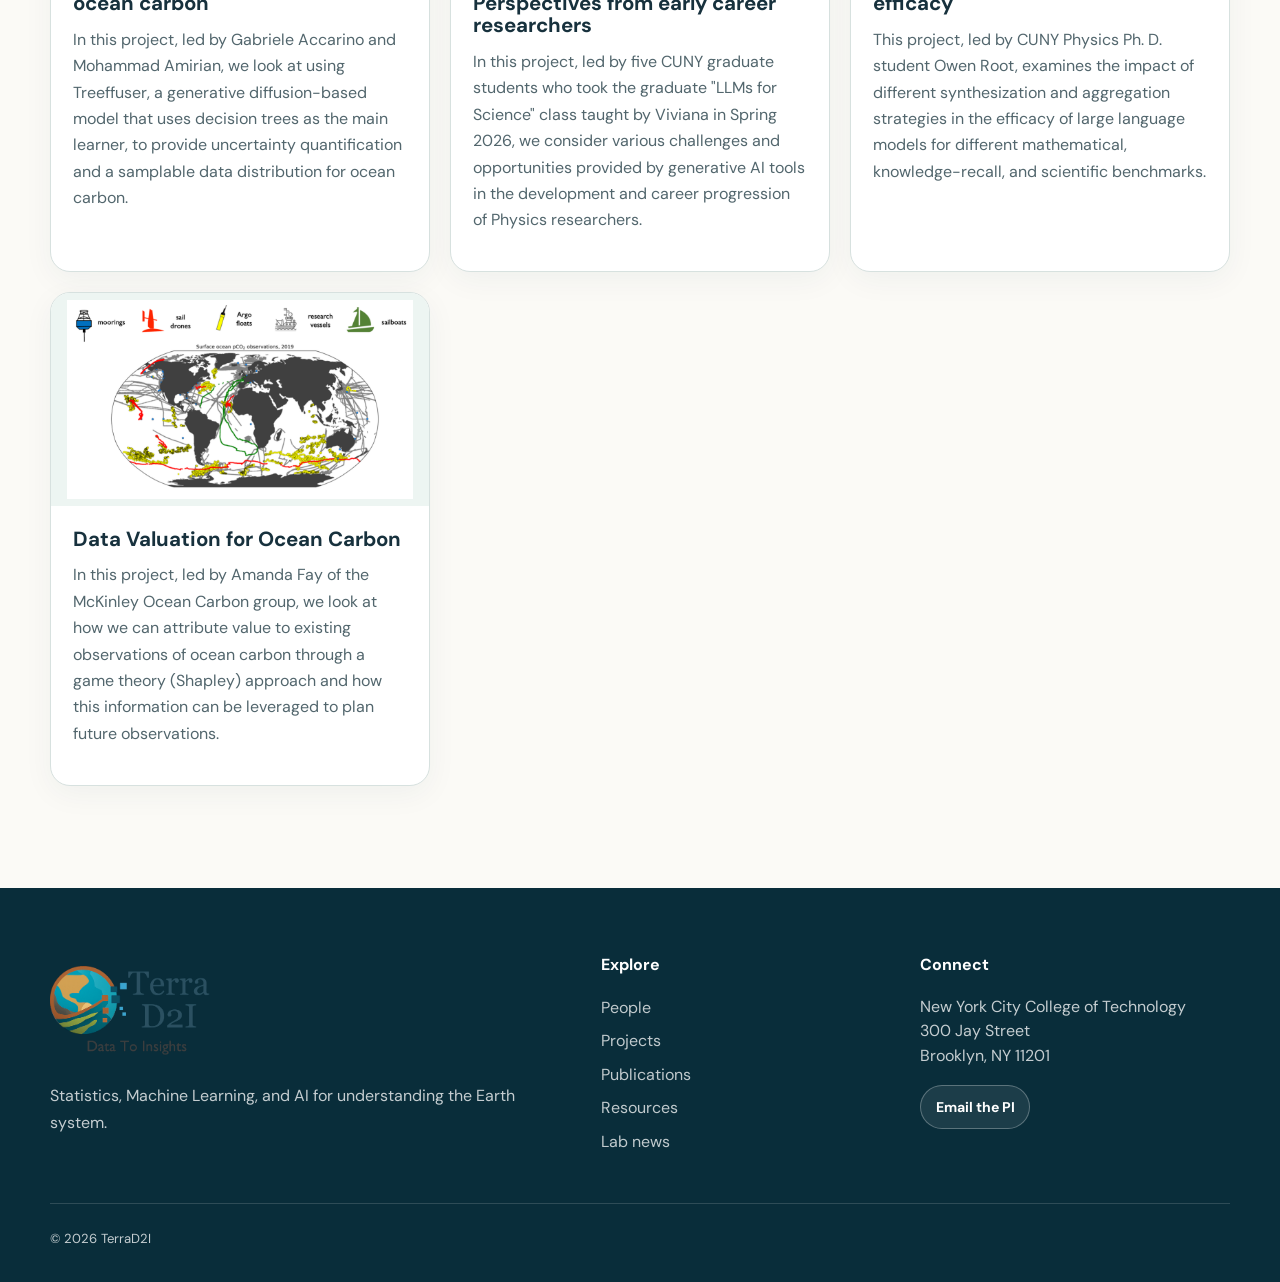
<file: projects.html>
<!doctype html><html lang="en"><head><meta charset="utf-8"><meta name="viewport" content="width=device-width, initial-scale=1"><meta name="description" content="Explore TerraD2I research projects in climate, ocean carbon, machine learning, AI, and Earth system data science."><link rel="canonical" href="https://vacquaviva.github.io/terrad2i/projects.html"><title>Projects · TerraD2I</title><link rel="icon" href="assets/logo/favicon.png"><link rel="stylesheet" href="css/styles.css?v=20260831-dhruv-github"></head><body>
<a class="skip-link" href="#main">Skip to content</a><header class="site-header"><div class="container nav-wrap"><a class="brand" href="index.html" aria-label="TerraD2I home"><img src="assets/logo/terrad2i-logo.png" alt="TerraD2I — Data to Insights"></a><button class="menu-toggle" type="button" aria-expanded="false" aria-controls="site-navigation" aria-label="Open navigation"><span></span></button><nav class="site-nav" id="site-navigation" aria-label="Primary navigation"><a href="index.html">Home</a><a href="people.html">People</a><a href="projects.html" aria-current="page">Projects</a><a href="publications.html">Publications</a><a href="resources.html">Resources</a><a href="index.html#lab-news">Lab news</a></nav></div></header>
<main id="main"><section class="section"><div class="container"><p class="eyebrow page-tag">CURRENT PROJECTS</p><div class="card-grid projects-grid" data-projects data-loading><p>Loading projects…</p></div></div></section></main>
<footer class="site-footer"><div class="container"><div class="footer-grid"><div><img class="footer-logo" src="assets/logo/terrad2i-logo.png" alt="TerraD2I"><p>Statistics, Machine Learning, and AI for understanding the Earth system.</p></div><div><p class="footer-title">Explore</p><nav class="footer-links" aria-label="Footer navigation"><a href="people.html">People</a><a href="projects.html">Projects</a><a href="publications.html">Publications</a><a href="resources.html">Resources</a><a href="index.html#lab-news">Lab news</a></nav></div><div><p class="footer-title">Connect</p><address class="footer-address">New York City College of Technology<br>300 Jay Street<br>Brooklyn, NY 11201</address><a class="footer-button" href="mailto:vacquaviva@citytech.cuny.edu">Email the PI</a></div></div><div class="footer-bottom">© <span data-year></span> TerraD2I</div></div></footer><script src="js/main.js?v=20260831-dhruv-github"></script></body></html>
</file>
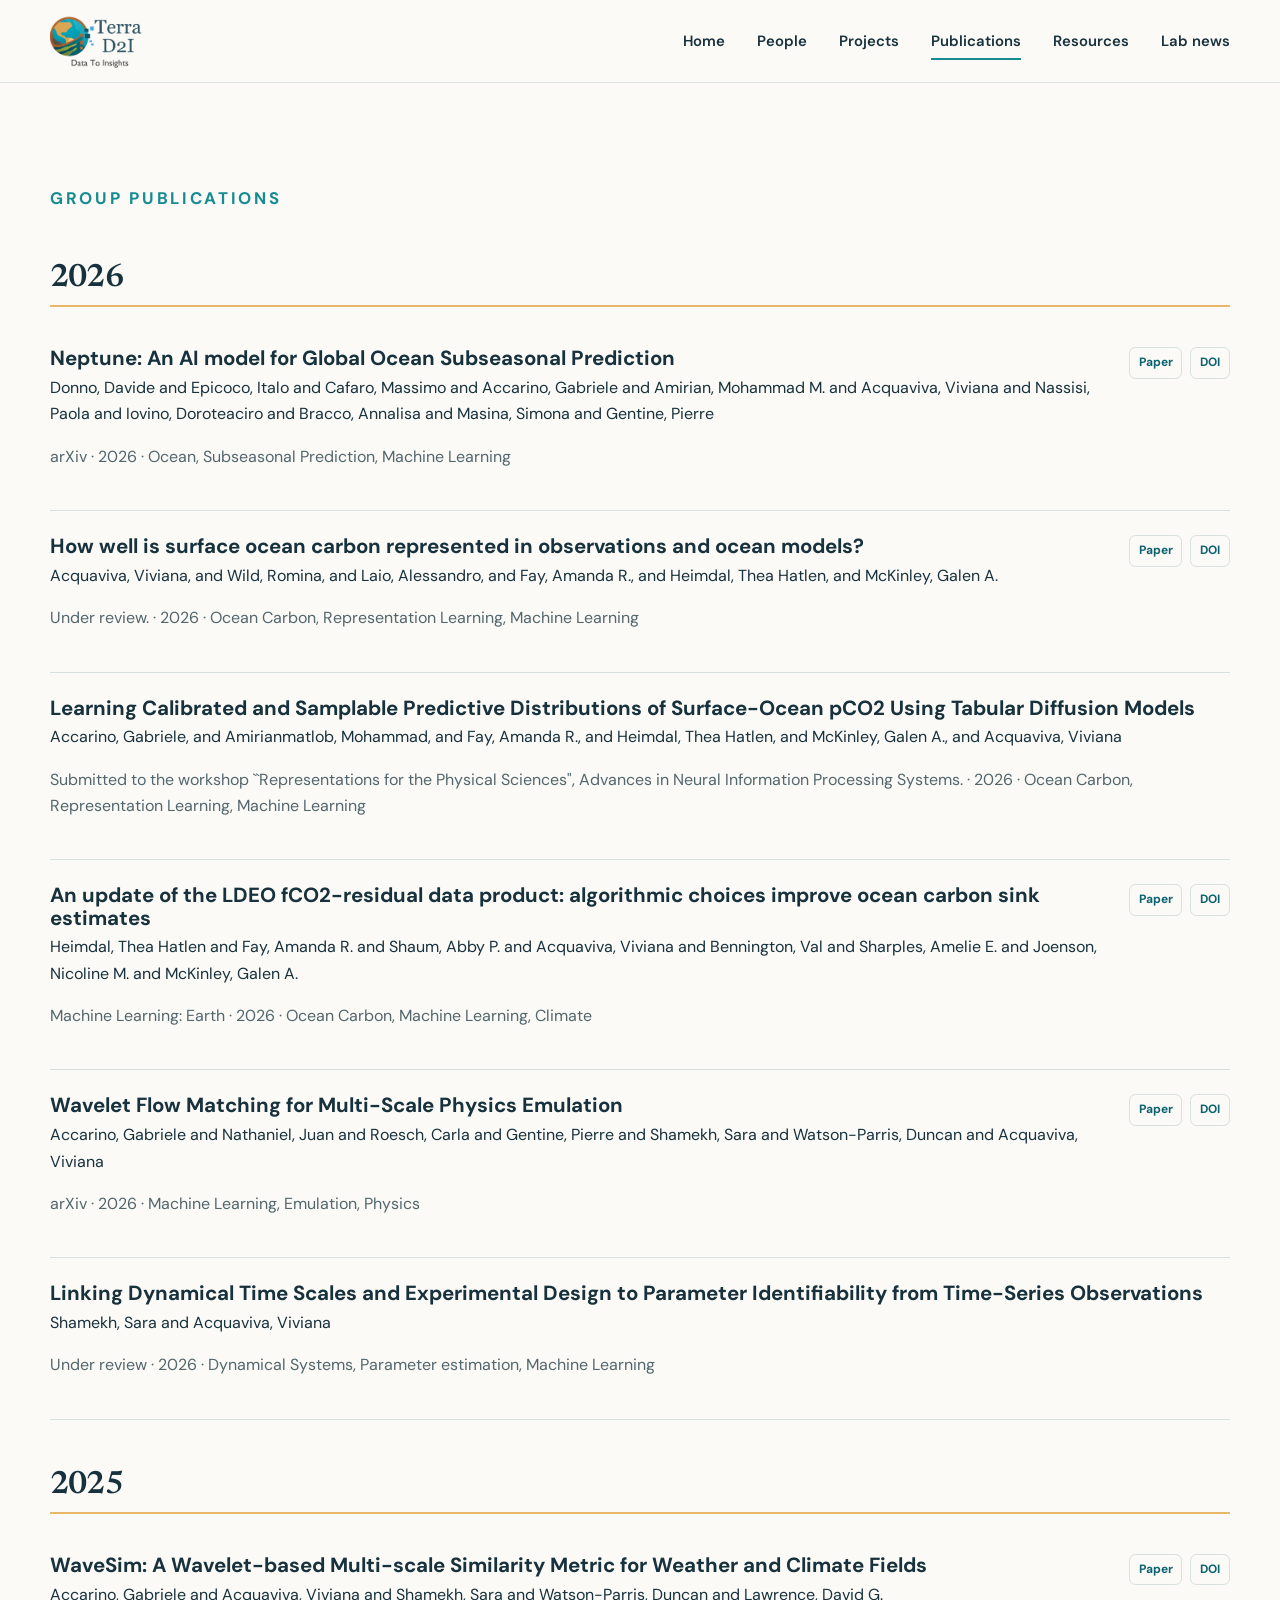
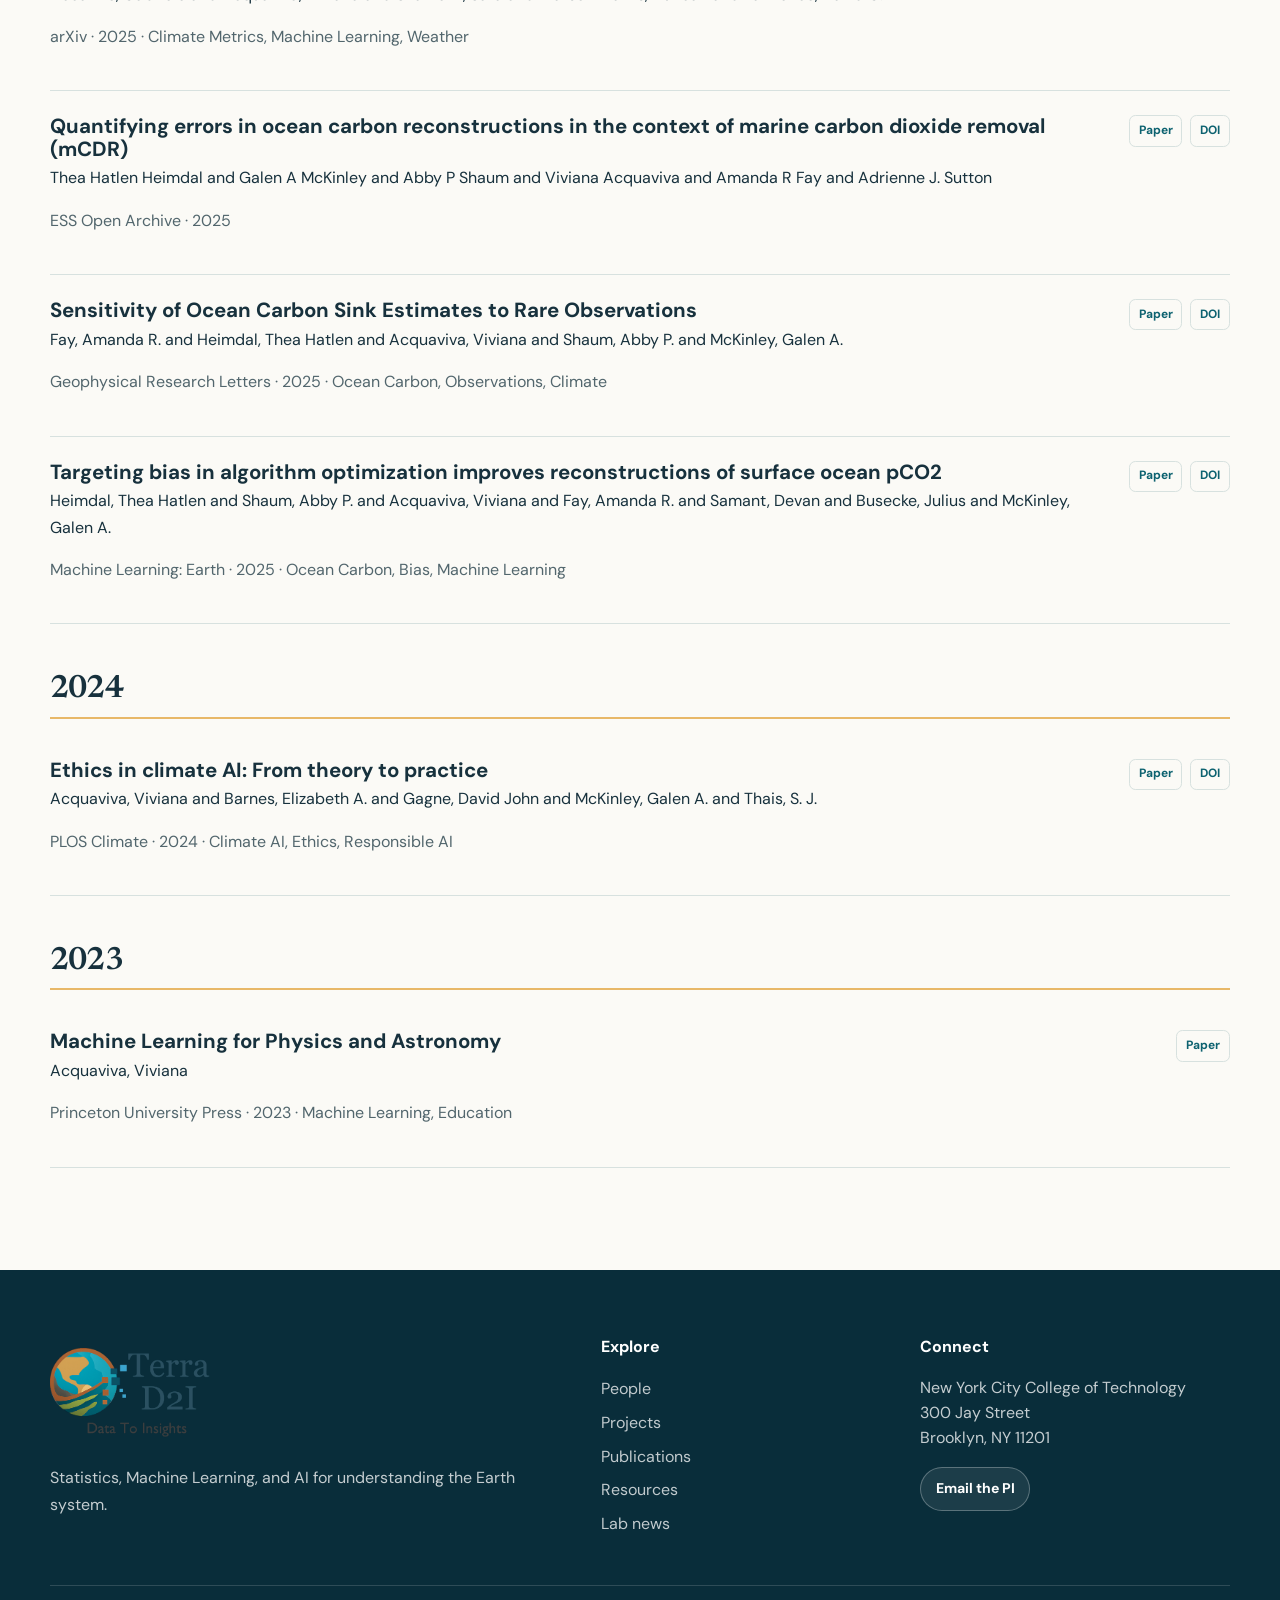
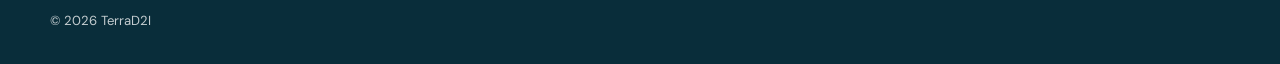
<file: publications.html>
<!doctype html><html lang="en"><head><meta charset="utf-8"><meta name="viewport" content="width=device-width, initial-scale=1"><meta name="description" content="Publications from Viviana Acquaviva and the TerraD2I Lab in climate science, machine learning, AI, and data science."><link rel="canonical" href="https://vacquaviva.github.io/terrad2i/publications.html"><title>Publications · TerraD2I</title><link rel="icon" href="assets/logo/favicon.png"><link rel="stylesheet" href="css/styles.css?v=20260831-dhruv-github"></head><body>
<a class="skip-link" href="#main">Skip to content</a><header class="site-header"><div class="container nav-wrap"><a class="brand" href="index.html" aria-label="TerraD2I home"><img src="assets/logo/terrad2i-logo.png" alt="TerraD2I — Data to Insights"></a><button class="menu-toggle" type="button" aria-expanded="false" aria-controls="site-navigation" aria-label="Open navigation"><span></span></button><nav class="site-nav" id="site-navigation" aria-label="Primary navigation"><a href="index.html">Home</a><a href="people.html">People</a><a href="projects.html">Projects</a><a href="publications.html" aria-current="page">Publications</a><a href="resources.html">Resources</a><a href="index.html#lab-news">Lab news</a></nav></div></header>
<main id="main"><section class="section"><div class="container"><p class="eyebrow page-tag">Group publications</p><div data-publications data-loading aria-live="polite"><p>Loading publications…</p></div></div></section></main>
<footer class="site-footer"><div class="container"><div class="footer-grid"><div><img class="footer-logo" src="assets/logo/terrad2i-logo.png" alt="TerraD2I"><p>Statistics, Machine Learning, and AI for understanding the Earth system.</p></div><div><p class="footer-title">Explore</p><nav class="footer-links" aria-label="Footer navigation"><a href="people.html">People</a><a href="projects.html">Projects</a><a href="publications.html">Publications</a><a href="resources.html">Resources</a><a href="index.html#lab-news">Lab news</a></nav></div><div><p class="footer-title">Connect</p><address class="footer-address">New York City College of Technology<br>300 Jay Street<br>Brooklyn, NY 11201</address><a class="footer-button" href="mailto:vacquaviva@citytech.cuny.edu">Email the PI</a></div></div><div class="footer-bottom">© <span data-year></span> TerraD2I</div></div></footer><script src="js/main.js?v=20260831-dhruv-github"></script></body></html>
</file>
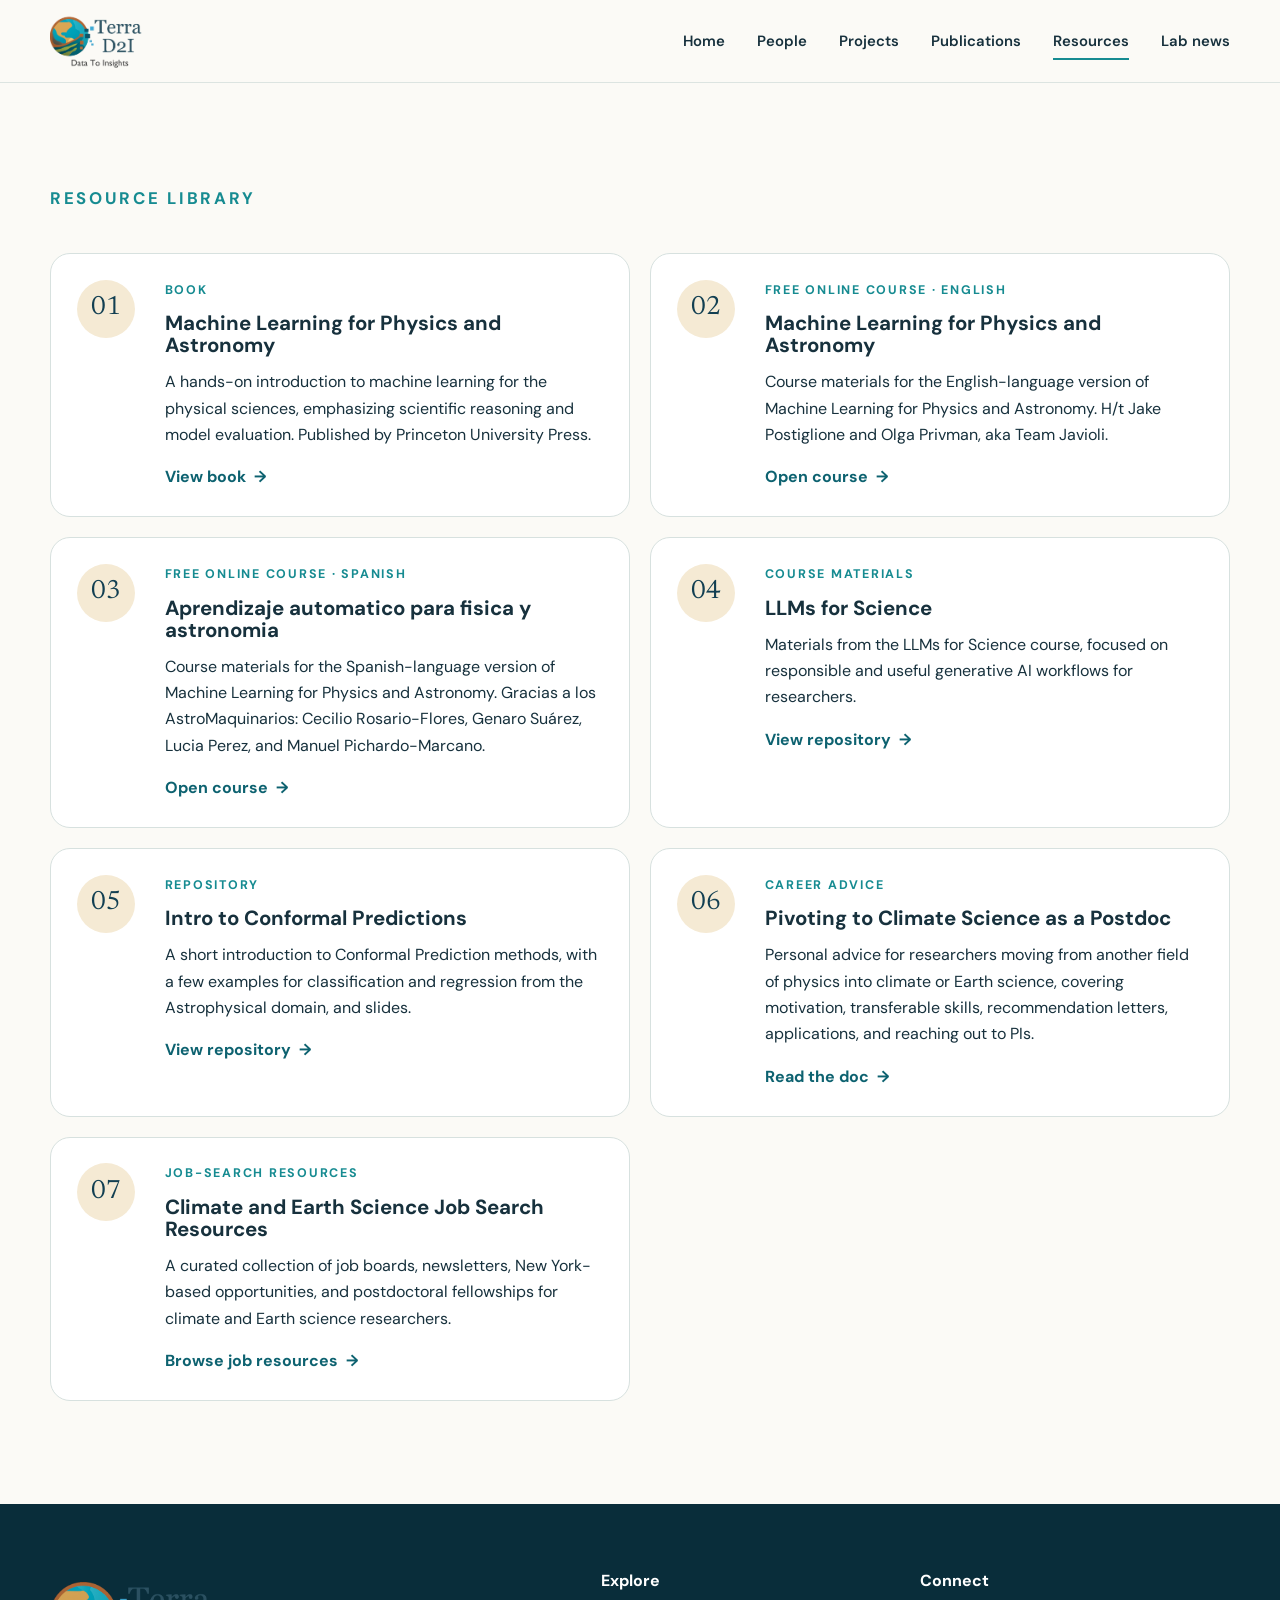
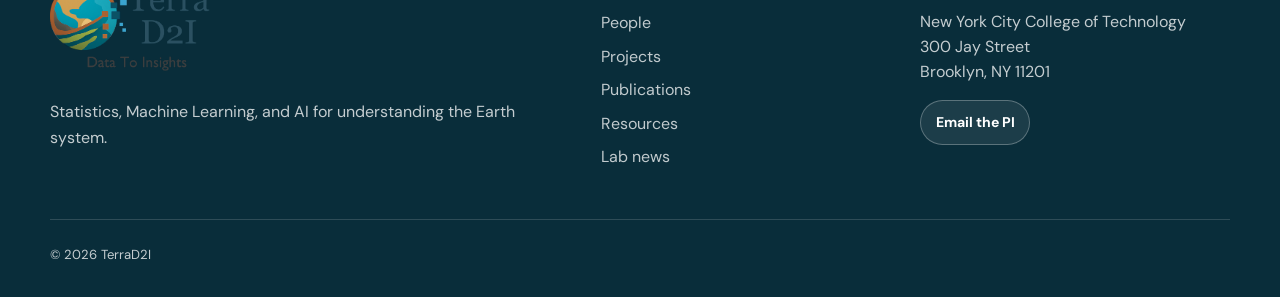
<file: resources.html>
<!doctype html><html lang="en"><head><meta charset="utf-8"><meta name="viewport" content="width=device-width, initial-scale=1"><meta name="description" content="Courses, tutorials, software, datasets, and educational resources from Viviana Acquaviva and the TerraD2I Lab."><link rel="canonical" href="https://vacquaviva.github.io/terrad2i/resources.html"><title>Resources · TerraD2I</title><link rel="icon" href="assets/logo/favicon.png"><link rel="stylesheet" href="css/styles.css?v=20260831-dhruv-github"></head><body>
<a class="skip-link" href="#main">Skip to content</a><header class="site-header"><div class="container nav-wrap"><a class="brand" href="index.html" aria-label="TerraD2I home"><img src="assets/logo/terrad2i-logo.png" alt="TerraD2I — Data to Insights"></a><button class="menu-toggle" type="button" aria-expanded="false" aria-controls="site-navigation" aria-label="Open navigation"><span></span></button><nav class="site-nav" id="site-navigation" aria-label="Primary navigation"><a href="index.html">Home</a><a href="people.html">People</a><a href="projects.html">Projects</a><a href="publications.html">Publications</a><a href="resources.html" aria-current="page">Resources</a><a href="index.html#lab-news">Lab news</a></nav></div></header>
<main id="main"><section class="section"><div class="container"><div class="simple-page-heading"><p class="eyebrow page-tag">Resource library</p></div><div class="resources-grid" data-resources data-loading><p>Loading resources…</p></div></div></section></main>
<footer class="site-footer"><div class="container"><div class="footer-grid"><div><img class="footer-logo" src="assets/logo/terrad2i-logo.png" alt="TerraD2I"><p>Statistics, Machine Learning, and AI for understanding the Earth system.</p></div><div><p class="footer-title">Explore</p><nav class="footer-links" aria-label="Footer navigation"><a href="people.html">People</a><a href="projects.html">Projects</a><a href="publications.html">Publications</a><a href="resources.html">Resources</a><a href="index.html#lab-news">Lab news</a></nav></div><div><p class="footer-title">Connect</p><address class="footer-address">New York City College of Technology<br>300 Jay Street<br>Brooklyn, NY 11201</address><a class="footer-button" href="mailto:vacquaviva@citytech.cuny.edu">Email the PI</a></div></div><div class="footer-bottom">© <span data-year></span> TerraD2I</div></div></footer><script src="js/main.js?v=20260831-dhruv-github"></script></body></html>
</file>
<file: css/styles.css>
@import url('https://fonts.googleapis.com/css2?family=DM+Sans:wght@400;500;600;700&family=Newsreader:opsz,wght@6..72,500;6..72,600&display=swap');

:root {
  --ink: #17313d;
  --ink-soft: #52666d;
  --ocean: #123f52;
  --ocean-2: #0d6270;
  --teal: #168b91;
  --foam: #edf5f2;
  --sand: #e8b868;
  --sand-light: #f5ead4;
  --paper: #fbfaf6;
  --white: #fff;
  --line: #d7e1df;
  --shadow: 0 18px 50px rgba(18, 63, 82, .12);
  --radius: 1.25rem;
  --max: 1180px;
}

* { box-sizing: border-box; }
html { scroll-behavior: smooth; scroll-padding-top: 7rem; }
body { margin: 0; color: var(--ink); background: var(--paper); font-family: "DM Sans", sans-serif; line-height: 1.65; }
img { display: block; max-width: 100%; }
a { color: var(--ocean-2); text-underline-offset: .2em; }
a:hover { color: var(--teal); }
button, input { font: inherit; }
:focus-visible { outline: 3px solid var(--sand); outline-offset: 3px; }
.skip-link { position: fixed; top: .5rem; left: .5rem; z-index: 1000; transform: translateY(-160%); padding: .65rem 1rem; background: var(--white); color: var(--ocean); border-radius: .5rem; }
.skip-link:focus { transform: translateY(0); }
.container { width: min(calc(100% - 2rem), var(--max)); margin-inline: auto; }
.section { padding: clamp(4rem, 8vw, 7.5rem) 0; }
.section-soft { background: var(--foam); }
.section-dark { background: var(--ocean); color: var(--white); }
.eyebrow { margin: 0 0 .75rem; color: var(--teal); font-size: .78rem; font-weight: 700; letter-spacing: .14em; text-transform: uppercase; }
.section-dark .eyebrow { color: #8dd6d3; }
h1, h2, h3 { margin: 0 0 .8rem; line-height: 1.08; }
h1, h2 { font-family: "Newsreader", Georgia, serif; font-weight: 600; }
h1 { font-size: clamp(3rem, 8vw, 6rem); letter-spacing: -.04em; }
.hero h1 { font-size: clamp(2.4rem, 6.4vw, 4.8rem); }
h2 { font-size: clamp(2.3rem, 5vw, 4rem); letter-spacing: -.025em; }
h3 { font-size: 1.28rem; }
p { margin: 0 0 1rem; }
.lede { max-width: 780px; font-size: clamp(1.15rem, 2.3vw, 1.5rem); color: var(--ink-soft); }
.section-heading { display: flex; align-items: end; justify-content: space-between; gap: 2rem; margin-bottom: 2.25rem; }
.section-heading > div { max-width: 760px; }
.text-link { display: inline-flex; gap: .5rem; align-items: center; font-weight: 700; text-decoration: none; }
.text-link::after { content: "→"; transition: transform .2s ease; }
.text-link:hover::after { transform: translateX(.25rem); }

.site-header { position: sticky; top: 0; z-index: 100; background: rgba(251, 250, 246, .94); border-bottom: 1px solid rgba(215, 225, 223, .85); backdrop-filter: blur(14px); }
.nav-wrap { min-height: 82px; display: flex; align-items: center; justify-content: space-between; gap: 2rem; }
.brand { display: inline-flex; align-items: center; width: 152px; flex: 0 0 auto; }
.brand img { width: 100%; height: 64px; object-fit: contain; object-position: left center; }
.site-nav { display: flex; align-items: center; gap: clamp(1rem, 2.5vw, 2.1rem); }
.site-nav a { position: relative; color: var(--ink); font-size: .93rem; font-weight: 600; text-decoration: none; }
.site-nav a::after { content: ""; position: absolute; right: 0; bottom: -.45rem; left: 0; height: 2px; background: var(--teal); transform: scaleX(0); transition: transform .2s; }
.site-nav a:hover::after, .site-nav a[aria-current="page"]::after { transform: scaleX(1); }
.menu-toggle { display: none; width: 46px; height: 46px; place-items: center; border: 1px solid var(--line); border-radius: 50%; background: transparent; color: var(--ink); }
.menu-toggle span, .menu-toggle::before, .menu-toggle::after { content: ""; display: block; width: 20px; height: 2px; background: currentColor; transition: .2s; }
.menu-toggle::before { transform: translateY(-5px); }
.menu-toggle::after { transform: translateY(5px); }

.hero { position: relative; min-height: min(760px, calc(100vh - 82px)); overflow: hidden; background: var(--ocean); color: var(--white); }
.hero-slides, .hero-slide { position: absolute; inset: 0; }
.hero-slide { opacity: 0; transition: opacity .8s ease; }
.hero-slide.is-active { opacity: 1; }
.hero-slide::after { content: ""; position: absolute; inset: 0; background: linear-gradient(90deg, rgba(5, 37, 49, .88) 0%, rgba(5, 37, 49, .54) 48%, rgba(5, 37, 49, .15) 100%), linear-gradient(0deg, rgba(5, 37, 49, .48), transparent 55%); }
.hero-slide img { width: 100%; height: 100%; object-fit: cover; }
.hero-content { position: relative; z-index: 3; min-height: min(760px, calc(100vh - 82px)); display: flex; align-items: center; padding: 6rem 0 8rem; }
.hero-copy { max-width: 760px; }
.hero .eyebrow { color: #a9e5dd; }
.hero p { max-width: 660px; font-size: clamp(1.1rem, 2.2vw, 1.45rem); color: rgba(255,255,255,.86); }
.hero-controls { position: absolute; z-index: 5; right: max(1rem, calc((100vw - var(--max))/2)); bottom: 2rem; display: flex; align-items: center; gap: .75rem; }
.round-button { width: 48px; height: 48px; border: 1px solid rgba(255,255,255,.48); border-radius: 50%; background: rgba(18,63,82,.45); color: white; cursor: pointer; transition: .2s; }
.round-button:hover { background: var(--white); color: var(--ocean); }
.slide-status { min-width: 4.25rem; font-size: .85rem; text-align: center; }

.intro-grid { display: grid; grid-template-columns: .85fr 1.4fr; gap: clamp(2.5rem, 7vw, 7rem); align-items: start; }
.intro-mark { font-family: "Newsreader", Georgia, serif; font-size: clamp(4rem, 10vw, 8rem); line-height: .75; color: var(--sand); }
.intro-copy h2 { max-width: 780px; }
.about-grid { display: grid; grid-template-columns: minmax(280px, .8fr) 1.25fr; gap: clamp(2rem, 6vw, 6rem); align-items: center; }
.about-photo { position: relative; }
.about-photo::before { content: ""; position: absolute; width: 65%; aspect-ratio: 1; right: -8%; bottom: -7%; border-radius: 50%; background: var(--sand); opacity: .75; }
.about-photo img { position: relative; z-index: 1; width: 100%; aspect-ratio: 1 / 1.12; object-fit: cover; border-radius: 48% 48% 1.5rem 1.5rem; box-shadow: var(--shadow); }
.about-meta { margin-bottom: 1.5rem; color: var(--ink-soft); font-weight: 600; }
.profile-links { display: flex; flex-wrap: wrap; align-items: center; gap: .6rem; margin: .15rem 0 1.65rem; }
.profile-links a { display: inline-flex; align-items: center; justify-content: center; min-height: 2.7rem; border: 1px solid rgba(22, 139, 145, .28); border-radius: 99px; background: rgba(255,255,255,.72); color: var(--ocean); font-size: .86rem; font-weight: 700; text-decoration: none; transition: background .2s, border-color .2s, transform .2s; }
.profile-links a:hover { border-color: var(--teal); background: var(--white); color: var(--ocean-2); transform: translateY(-1px); }
.profile-links .profile-icon-link { flex: 0 0 2.7rem; width: 2.7rem; height: 2.7rem; min-height: 2.7rem; padding: 0; }
.profile-links .profile-icon-link img { display: block; width: 1.35rem; height: 1.35rem; max-width: 1.35rem; max-height: 1.35rem; object-fit: contain; }
.profile-text-link { padding: .55rem .9rem; }
.bio-list { margin: 0 0 1.5rem; padding-left: 1.35rem; color: var(--ink-soft); }
.bio-list li + li { margin-top: .7rem; }
.about-actions { display: flex; flex-wrap: wrap; gap: 1.4rem; align-items: center; }

.card-grid { display: grid; grid-template-columns: repeat(4, 1fr); gap: 1.25rem; }
.project-card { display: flex; flex-direction: column; min-height: 100%; overflow: hidden; background: var(--white); border: 1px solid var(--line); border-radius: var(--radius); box-shadow: 0 8px 30px rgba(18,63,82,.05); transition: transform .25s, box-shadow .25s; }
.project-card:hover { transform: translateY(-5px); box-shadow: var(--shadow); }
.project-card img { width: 100%; aspect-ratio: 16 / 9; object-fit: contain; background: var(--foam); padding: .45rem; }
.card-body { flex: 1; display: flex; flex-direction: column; padding: 1.35rem; }
.card-body p { color: var(--ink-soft); }
.card-body .text-link { margin-top: auto; }
.tags { display: flex; flex-wrap: wrap; gap: .45rem; margin-bottom: .85rem; }
.tag { padding: .28rem .62rem; border-radius: 99px; background: var(--foam); color: var(--ocean-2); font-size: .72rem; font-weight: 700; }

.news-layout { display: grid; grid-template-columns: .8fr 1.2fr; gap: clamp(2.5rem, 7vw, 7rem); align-items: start; }
.news-window { border-top: 1px solid rgba(255,255,255,.28); border-bottom: 1px solid rgba(255,255,255,.28); }
.news-track { display: grid; }
.news-item { min-height: 170px; display: grid; grid-template-columns: 120px 1fr; gap: 1.5rem; padding: 1.4rem 0; border-bottom: 1px solid rgba(255,255,255,.18); }
.news-date { color: #94d9d5; font-size: .82rem; font-weight: 700; letter-spacing: .07em; text-transform: uppercase; }
.news-item h3 { color: var(--white); }
.news-item p { color: rgba(255,255,255,.7); }
.news-item a { color: var(--white); text-decoration-color: rgba(255,255,255,.35); }
.news-translation { display: inline-flex; align-items: center; gap: .4rem; font-size: .9rem; font-weight: 700; }
.news-translation::after { content: "→"; }
.news-note { color: rgba(255,255,255,.68); }

.quick-grid { display: grid; grid-template-columns: repeat(3, 1fr); border-top: 1px solid var(--line); border-left: 1px solid var(--line); }
.quick-card { min-height: 220px; padding: 2rem; color: var(--ink); border-right: 1px solid var(--line); border-bottom: 1px solid var(--line); text-decoration: none; transition: background .2s; }
.quick-card:hover { background: var(--sand-light); color: var(--ink); }
.quick-card span { display: block; margin-top: 2.25rem; color: var(--teal); font-size: 1.6rem; }

.page-hero { padding: clamp(5rem, 10vw, 9rem) 0 clamp(3rem, 7vw, 6rem); background: var(--ocean); color: var(--white); }
.page-hero p { max-width: 760px; color: rgba(255,255,255,.74); font-size: 1.2rem; }
.simple-page-heading { margin-bottom: 2.5rem; }
.simple-page-heading h1 { color: var(--ocean); font-size: clamp(3rem, 7vw, 5rem); }
.simple-page-heading .people-page-title { font-size: clamp(2.4rem, 5.6vw, 4rem); }
.page-tag { font-size: 1.05rem; letter-spacing: .16em; margin-bottom: 1.5rem; }
.people-grid { display: grid; grid-template-columns: repeat(3, 1fr); gap: 1.5rem; }
.person-card { display: flex; flex-direction: column; overflow: hidden; background: var(--white); border: 1px solid var(--line); border-radius: var(--radius); }
.person-card img { width: 100%; aspect-ratio: 1 / .92; object-fit: cover; object-position: center 24%; }
.person-card img[src$="davide-donno.png"] { object-fit: contain; object-position: center bottom; padding: 1rem 2rem 0; background: var(--foam); }
.person-card .card-body { display: block; flex: 1; }
.person-position { margin-bottom: .15rem; color: var(--teal); font-weight: 700; }
.person-affiliation { margin-bottom: 1rem; color: var(--ink-soft); font-size: .9rem; }
.person-links { display: flex; flex-wrap: wrap; align-items: center; gap: .55rem; margin-top: 1rem; }
.person-links a { display: inline-flex; align-items: center; justify-content: center; min-height: 2.25rem; border: 1px solid rgba(22, 139, 145, .28); border-radius: 99px; background: rgba(237, 245, 242, .72); color: var(--ocean); font-size: .82rem; font-weight: 700; text-decoration: none; transition: background .2s, border-color .2s, transform .2s; }
.person-links a:hover { border-color: var(--teal); background: var(--white); transform: translateY(-1px); }
.person-icon-link { width: 2.25rem; padding: 0; }
.person-icon-link img { width: 1.1rem; height: 1.1rem; max-width: 1.1rem; max-height: 1.1rem; object-fit: contain; }
.person-text-link { padding: .45rem .75rem; }
.pi-card { display: grid; grid-template-columns: minmax(280px, .85fr) 1.25fr; overflow: hidden; margin-bottom: 5rem; background: var(--white); border: 1px solid var(--line); border-radius: var(--radius); box-shadow: var(--shadow); }
.pi-card img { width: 100%; height: 100%; min-height: 480px; object-fit: cover; }
.pi-card .card-body { padding: clamp(2rem, 5vw, 4rem); justify-content: center; }

.filters { display: flex; flex-wrap: wrap; gap: .65rem; margin-bottom: 2rem; }
.filter-button { padding: .6rem .95rem; border: 1px solid var(--line); border-radius: 99px; background: var(--white); color: var(--ink); cursor: pointer; font-weight: 700; }
.filter-button:hover, .filter-button.is-active { border-color: var(--ocean); background: var(--ocean); color: var(--white); }
.projects-grid { grid-template-columns: repeat(3, 1fr); }

.search-wrap { position: relative; max-width: 620px; margin-bottom: 2.5rem; }
.search-input { width: 100%; padding: 1rem 1.1rem 1rem 3.1rem; border: 1px solid var(--line); border-radius: .8rem; background: var(--white); color: var(--ink); }
.search-wrap::before { content: "⌕"; position: absolute; top: .36rem; left: 1rem; color: var(--teal); font-size: 1.75rem; }
.pub-year { margin: 3rem 0 1rem; padding-bottom: .6rem; border-bottom: 2px solid var(--sand); font-family: "Newsreader", Georgia, serif; font-size: 2rem; }
.publication { display: grid; grid-template-columns: 1fr auto; gap: 1.5rem; padding: 1.5rem 0; border-bottom: 1px solid var(--line); }
.publication h3 { margin-bottom: .35rem; }
.pub-meta { color: var(--ink-soft); }
.pub-links { display: flex; align-items: start; flex-wrap: wrap; gap: .5rem; }
.pub-links a { padding: .3rem .55rem; border: 1px solid var(--line); border-radius: .4rem; font-size: .75rem; font-weight: 700; text-decoration: none; }
.empty-state { padding: 2rem; border: 1px dashed var(--line); border-radius: var(--radius); color: var(--ink-soft); }

.article-shell { width: min(calc(100% - 2rem), 820px); margin-inline: auto; padding: clamp(3rem, 7vw, 6rem) 0; }
.article-kicker { color: var(--teal); font-size: .78rem; font-weight: 700; letter-spacing: .14em; text-transform: uppercase; }
.article-shell h1 { margin-bottom: 1rem; font-size: clamp(2.6rem, 7vw, 4.8rem); }
.article-byline { margin-bottom: 2rem; color: var(--ink-soft); font-weight: 600; }
.article-note { margin-bottom: 2.5rem; padding: 1rem 1.2rem; border-left: 4px solid var(--sand); background: var(--sand-light); }
.article-body { font-family: "Newsreader", Georgia, serif; font-size: clamp(1.1rem, 2vw, 1.28rem); line-height: 1.78; }
.article-body h2 { margin: 2.7rem 0 1rem; color: var(--ocean); font-family: "DM Sans", sans-serif; font-size: 1.45rem; letter-spacing: 0; }
.article-body strong { color: var(--ocean); }

.resources-grid { display: grid; grid-template-columns: repeat(2, 1fr); gap: 1.25rem; }
.resource-card { display: grid; grid-template-columns: 68px 1fr; gap: 1.25rem; padding: 1.6rem; background: var(--white); border: 1px solid var(--line); border-radius: var(--radius); }
.resource-icon { width: 58px; height: 58px; display: grid; place-items: center; border-radius: 50%; background: var(--sand-light); color: var(--ocean); font-family: "Newsreader", Georgia, serif; font-size: 1.65rem; }

.site-footer { padding: 4rem 0 2rem; background: #092d3a; color: rgba(255,255,255,.76); }
.footer-grid { display: grid; grid-template-columns: 1.3fr .7fr .8fr; gap: 3rem; }
.footer-logo { width: 180px; margin-bottom: 1.2rem; opacity: .96; }
.footer-title { color: var(--white); font-weight: 700; }
.footer-links { display: grid; gap: .45rem; }
.footer-links a { color: rgba(255,255,255,.75); text-decoration: none; }
.footer-address { margin-bottom: 1rem; color: rgba(255,255,255,.76); font-style: normal; line-height: 1.55; }
.footer-button { display: inline-flex; align-items: center; justify-content: center; padding: .6rem .9rem; border: 1px solid rgba(255,255,255,.28); border-radius: 99px; background: rgba(255,255,255,.08); color: var(--white); font-size: .88rem; font-weight: 700; text-decoration: none; transition: background .2s, border-color .2s, transform .2s; }
.footer-button:hover { border-color: rgba(255,255,255,.55); background: rgba(255,255,255,.15); color: var(--white); transform: translateY(-1px); }
.footer-bottom { margin-top: 3rem; padding-top: 1.5rem; border-top: 1px solid rgba(255,255,255,.15); font-size: .82rem; }

@media (max-width: 980px) {
  .menu-toggle { display: grid; }
  .site-nav { position: absolute; top: 82px; right: 0; left: 0; display: none; padding: 1.25rem 1rem 1.75rem; background: var(--paper); border-bottom: 1px solid var(--line); box-shadow: var(--shadow); }
  .site-nav.is-open { display: grid; }
  .site-nav a { padding: .45rem 0; }
  .card-grid, .projects-grid { grid-template-columns: repeat(2, 1fr); }
  .people-grid { grid-template-columns: repeat(2, 1fr); }
  .intro-grid, .news-layout { grid-template-columns: 1fr; }
  .intro-mark { line-height: 1; }
}

@media (max-width: 720px) {
  .section { padding: 4.25rem 0; }
  .hero, .hero-content { min-height: 660px; }
  .hero-slide::after { background: linear-gradient(0deg, rgba(5,37,49,.92), rgba(5,37,49,.35)); }
  .hero-content { align-items: end; padding-bottom: 8rem; }
  .hero-controls { right: 1rem; left: 1rem; justify-content: flex-end; }
  .section-heading { display: block; }
  .section-heading .text-link { margin-top: 1rem; }
  .about-grid, .pi-card { grid-template-columns: 1fr; }
  .pi-card img { min-height: 0; aspect-ratio: 1; }
  .card-grid, .projects-grid, .people-grid, .quick-grid, .resources-grid, .footer-grid { grid-template-columns: 1fr; }
  .news-item { grid-template-columns: 1fr; gap: .35rem; }
  .publication { grid-template-columns: 1fr; }
  .quick-grid { border-left: 0; }
  .quick-card { border-left: 1px solid var(--line); }
}

@media (prefers-reduced-motion: reduce) {
  html { scroll-behavior: auto; }
  *, *::before, *::after { scroll-behavior: auto !important; transition-duration: .01ms !important; animation-duration: .01ms !important; animation-iteration-count: 1 !important; }
}
</file>
